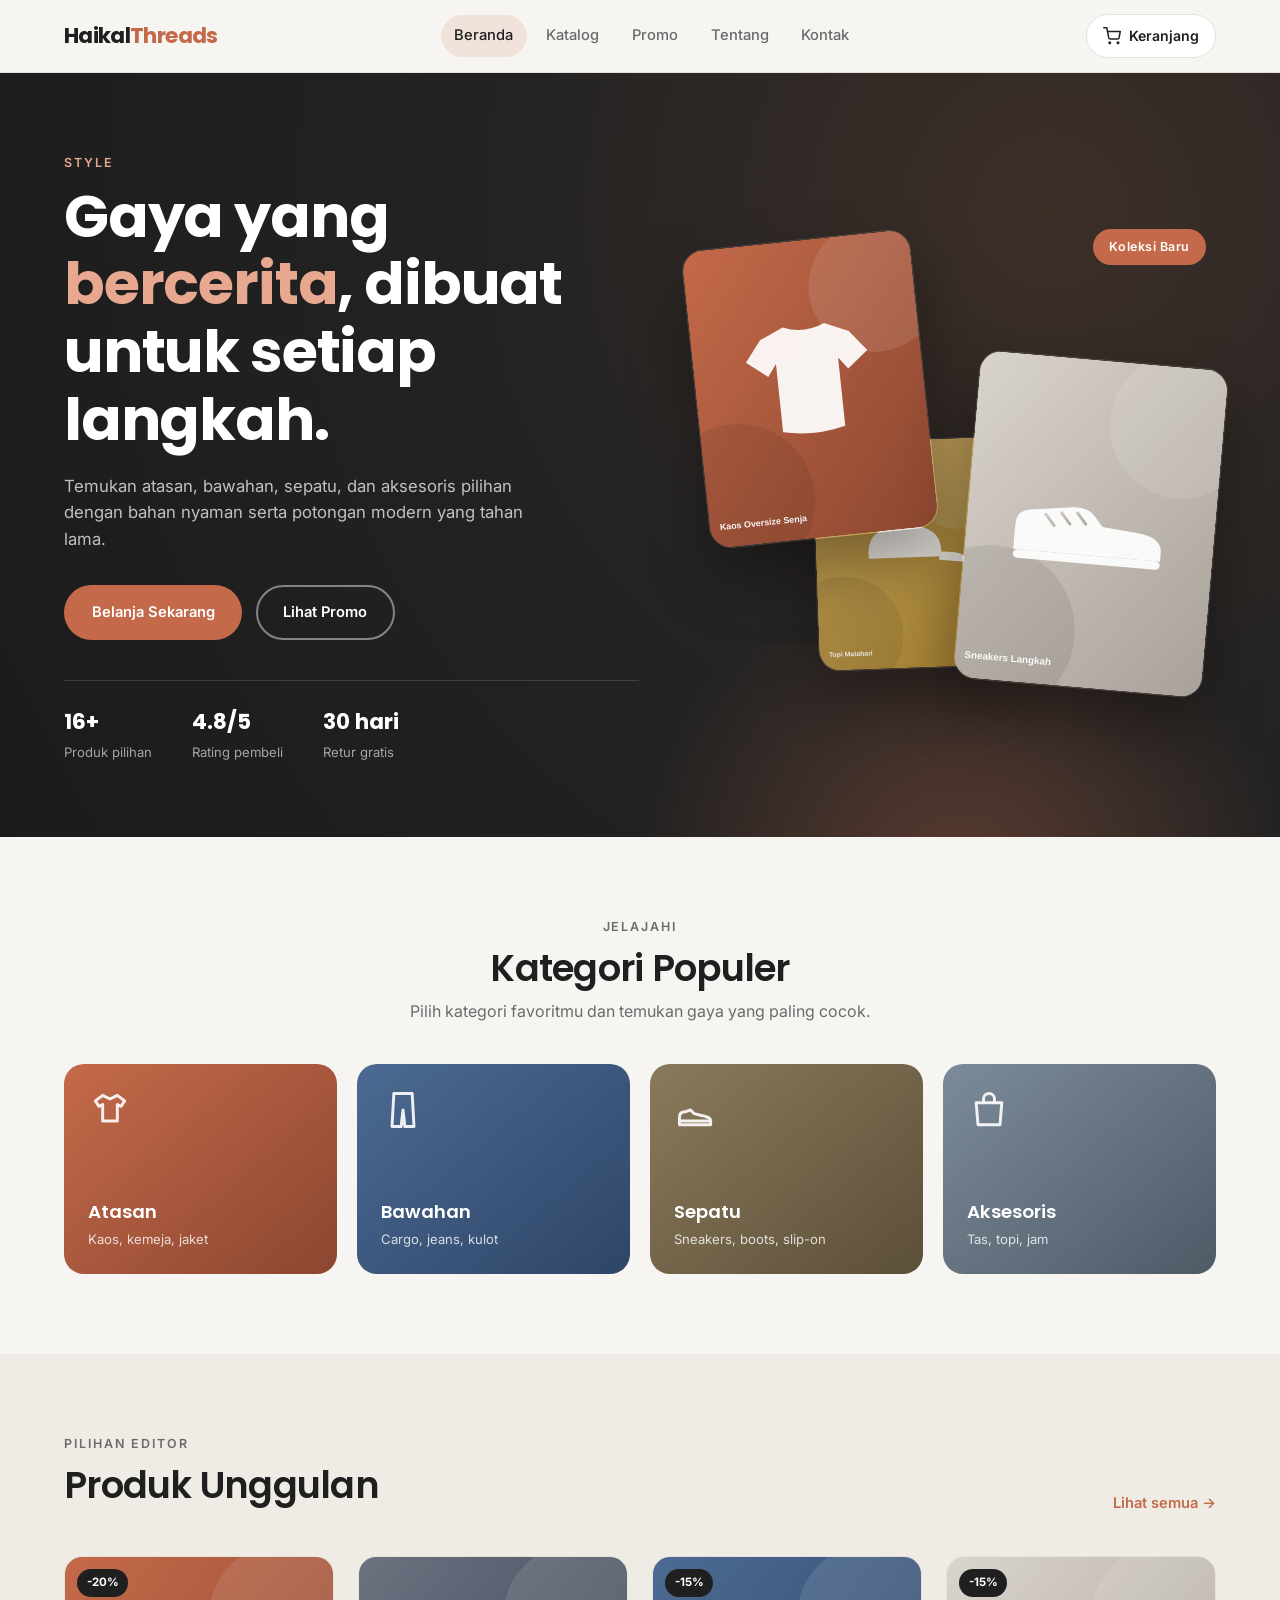
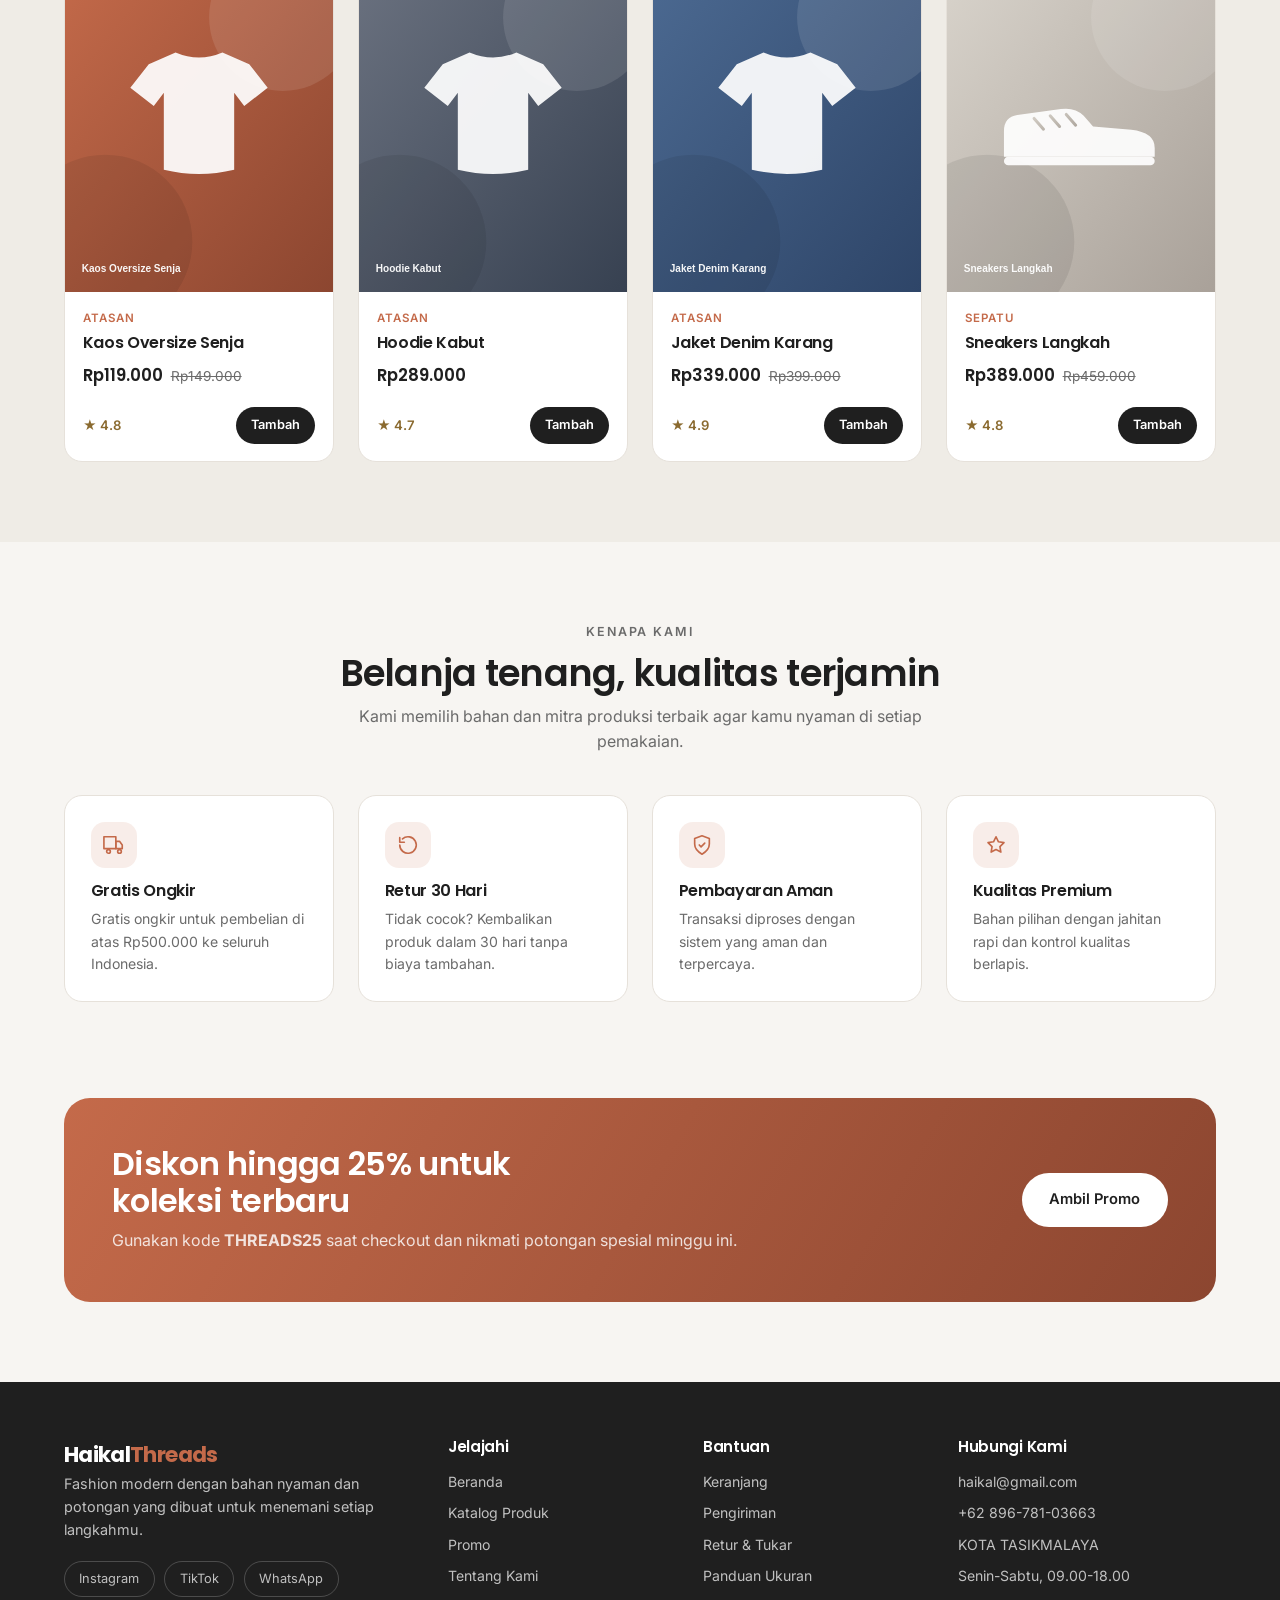
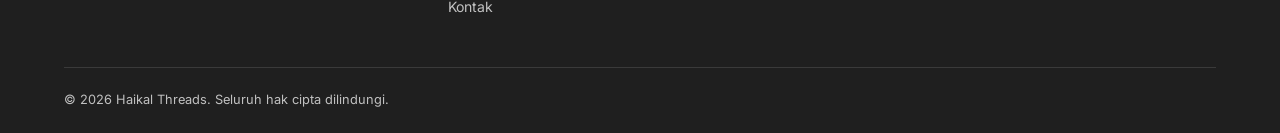
<file: index.html>
<!DOCTYPE html>
<html lang="id">
<head>
  <meta charset="UTF-8">
  <meta name="viewport" content="width=device-width, initial-scale=1.0">
  <title>Haikal Threads - Fashion Modern untuk Setiap Langkah</title>
  <meta name="description" content="Haikal Threads menyediakan atasan, bawahan, sepatu, dan aksesoris fashion modern dengan bahan nyaman dan potongan kekinian.">
  <link rel="icon" href="assets/img/favicon.svg" type="image/svg+xml">
  <link rel="preconnect" href="https://fonts.googleapis.com">
  <link rel="preconnect" href="https://fonts.gstatic.com" crossorigin>
  <link href="https://fonts.googleapis.com/css2?family=Inter:wght@400;500;600&family=Poppins:wght@500;600;700&display=swap" rel="stylesheet">
  <link rel="stylesheet" href="css/style.css">
  <link rel="stylesheet" href="css/responsive.css">
</head>
<body>
  <header id="haikal_header" class="haikal_header">
    <div class="haikal_container haikal_header_dalam">
      <a class="haikal_logo" href="index.html">Haikal<span>Threads</span></a>
      <nav id="haikal_nav" class="haikal_nav" aria-label="Navigasi utama">
        <ul class="haikal_menu">
          <li><a class="haikal_menu_tautan" href="index.html">Beranda</a></li>
          <li><a class="haikal_menu_tautan" href="produk.html">Katalog</a></li>
          <li><a class="haikal_menu_tautan" href="promo.html">Promo</a></li>
          <li><a class="haikal_menu_tautan" href="tentang.html">Tentang</a></li>
          <li><a class="haikal_menu_tautan" href="kontak.html">Kontak</a></li>
        </ul>
      </nav>
      <div class="haikal_header_aksi">
        <a class="haikal_keranjang_tautan" href="keranjang.html" aria-label="Buka keranjang">
          <svg width="18" height="18" viewBox="0 0 24 24" fill="none" stroke="currentColor" stroke-width="2" stroke-linecap="round" stroke-linejoin="round" aria-hidden="true"><circle cx="9" cy="21" r="1"></circle><circle cx="20" cy="21" r="1"></circle><path d="M1 1h4l2.68 13.39a2 2 0 0 0 2 1.61h9.72a2 2 0 0 0 2-1.61L23 6H6"></path></svg>
          <span class="haikal_keranjang_teks">Keranjang</span>
          <span id="haikal_badge_keranjang" class="haikal_badge">0</span>
        </a>
        <button id="haikal_tombol_menu" class="haikal_tombol_menu" type="button" aria-label="Buka menu" aria-expanded="false" aria-controls="haikal_nav">
          <span></span><span></span><span></span>
        </button>
      </div>
    </div>
  </header>

  <main>
    <section class="haikal_hero">
      <div class="haikal_container haikal_hero_grid">
        <div class="haikal_hero_teks">
          <p class="haikal_eyebrow haikal_eyebrow_terang">STYLE</p>
          <h1 class="haikal_hero_judul">Gaya yang <em>bercerita</em>, dibuat untuk setiap langkah.</h1>
          <p class="haikal_hero_desk">Temukan atasan, bawahan, sepatu, dan aksesoris pilihan dengan bahan nyaman serta potongan modern yang tahan lama.</p>
          <div class="haikal_hero_aksi">
            <a href="produk.html" class="haikal_tombol haikal_tombol_utama">Belanja Sekarang</a>
            <a href="promo.html" class="haikal_tombol haikal_tombol_terang_garis">Lihat Promo</a>
          </div>
          <div class="haikal_hero_stat">
            <div><strong>16+</strong><span>Produk pilihan</span></div>
            <div><strong>4.8/5</strong><span>Rating pembeli</span></div>
            <div><strong>30 hari</strong><span>Retur gratis</span></div>
          </div>
        </div>
        <div class="haikal_hero_visual">
          <div class="haikal_hero_kartu haikal_hero_kartu_a"><img alt="Produk unggulan"></div>
          <div class="haikal_hero_kartu haikal_hero_kartu_b"><img alt="Produk unggulan"></div>
          <div class="haikal_hero_kartu haikal_hero_kartu_c"><img alt="Produk unggulan"></div>
          <div class="haikal_hero_label">Koleksi Baru</div>
        </div>
      </div>
    </section>

    <section class="haikal_bagian">
      <div class="haikal_container">
        <div class="haikal_judul_bagian">
          <p class="haikal_eyebrow">Jelajahi</p>
          <h2>Kategori Populer</h2>
          <p>Pilih kategori favoritmu dan temukan gaya yang paling cocok.</p>
        </div>
        <div class="haikal_kategori_grid">
          <a href="produk.html?kategori=Atasan" class="haikal_kategori_kartu haikal_kategori_1">
            <svg viewBox="0 0 24 24" fill="none" stroke="currentColor" stroke-width="1.6" stroke-linecap="round" stroke-linejoin="round" aria-hidden="true"><path d="M8 4l4 2 4-2 4 3-2 3-2-1v9H8v-9l-2 1-2-3 4-3z"></path></svg>
            <span>Atasan</span>
            <small>Kaos, kemeja, jaket</small>
          </a>
          <a href="produk.html?kategori=Bawahan" class="haikal_kategori_kartu haikal_kategori_2">
            <svg viewBox="0 0 24 24" fill="none" stroke="currentColor" stroke-width="1.6" stroke-linecap="round" stroke-linejoin="round" aria-hidden="true"><path d="M7 3h10l1 18h-5l-1-9-1 9H6L7 3z"></path></svg>
            <span>Bawahan</span>
            <small>Cargo, jeans, kulot</small>
          </a>
          <a href="produk.html?kategori=Sepatu" class="haikal_kategori_kartu haikal_kategori_3">
            <svg viewBox="0 0 24 24" fill="none" stroke="currentColor" stroke-width="1.6" stroke-linecap="round" stroke-linejoin="round" aria-hidden="true"><path d="M3 16c0-2 1-3 3-3l3-1 2 2 4 1c3 .5 5 1 5 3v2H3v-4z"></path><path d="M3 18h17"></path></svg>
            <span>Sepatu</span>
            <small>Sneakers, boots, slip-on</small>
          </a>
          <a href="produk.html?kategori=Aksesoris" class="haikal_kategori_kartu haikal_kategori_4">
            <svg viewBox="0 0 24 24" fill="none" stroke="currentColor" stroke-width="1.6" stroke-linecap="round" stroke-linejoin="round" aria-hidden="true"><path d="M5 8h14l-1 12H6L5 8z"></path><path d="M9 8V6a3 3 0 0 1 6 0v2"></path></svg>
            <span>Aksesoris</span>
            <small>Tas, topi, jam</small>
          </a>
        </div>
      </div>
    </section>

    <section class="haikal_bagian haikal_bagian_krem">
      <div class="haikal_container">
        <div class="haikal_judul_bagian haikal_judul_baris">
          <div>
            <p class="haikal_eyebrow">Pilihan editor</p>
            <h2>Produk Unggulan</h2>
          </div>
          <a href="produk.html" class="haikal_tautan_panah">Lihat semua &rarr;</a>
        </div>
        <div class="haikal_grid_produk" id="haikal_unggulan"></div>
      </div>
    </section>

    <section class="haikal_bagian">
      <div class="haikal_container">
        <div class="haikal_judul_bagian">
          <p class="haikal_eyebrow">Kenapa kami</p>
          <h2>Belanja tenang, kualitas terjamin</h2>
          <p>Kami memilih bahan dan mitra produksi terbaik agar kamu nyaman di setiap pemakaian.</p>
        </div>
        <div class="haikal_manfaat_grid">
          <div class="haikal_manfaat">
            <span class="haikal_manfaat_ikon"><svg width="22" height="22" viewBox="0 0 24 24" fill="none" stroke="currentColor" stroke-width="1.8" stroke-linecap="round" stroke-linejoin="round" aria-hidden="true"><path d="M1 3h13v13H1z"></path><path d="M14 8h4l3 4v4h-7z"></path><circle cx="6" cy="19" r="2"></circle><circle cx="18" cy="19" r="2"></circle></svg></span>
            <h3>Gratis Ongkir</h3>
            <p>Gratis ongkir untuk pembelian di atas Rp500.000 ke seluruh Indonesia.</p>
          </div>
          <div class="haikal_manfaat">
            <span class="haikal_manfaat_ikon"><svg width="22" height="22" viewBox="0 0 24 24" fill="none" stroke="currentColor" stroke-width="1.8" stroke-linecap="round" stroke-linejoin="round" aria-hidden="true"><path d="M3 12a9 9 0 1 0 3-6.7"></path><path d="M3 4v5h5"></path></svg></span>
            <h3>Retur 30 Hari</h3>
            <p>Tidak cocok? Kembalikan produk dalam 30 hari tanpa biaya tambahan.</p>
          </div>
          <div class="haikal_manfaat">
            <span class="haikal_manfaat_ikon"><svg width="22" height="22" viewBox="0 0 24 24" fill="none" stroke="currentColor" stroke-width="1.8" stroke-linecap="round" stroke-linejoin="round" aria-hidden="true"><path d="M12 2l8 3v6c0 5-3.5 8.5-8 11-4.5-2.5-8-6-8-11V5l8-3z"></path><path d="M9 12l2 2 4-4"></path></svg></span>
            <h3>Pembayaran Aman</h3>
            <p>Transaksi diproses dengan sistem yang aman dan terpercaya.</p>
          </div>
          <div class="haikal_manfaat">
            <span class="haikal_manfaat_ikon"><svg width="22" height="22" viewBox="0 0 24 24" fill="none" stroke="currentColor" stroke-width="1.8" stroke-linecap="round" stroke-linejoin="round" aria-hidden="true"><path d="M12 3l2.7 5.5 6 .9-4.4 4.3 1 6-5.3-2.8-5.3 2.8 1-6L3.3 9.4l6-.9L12 3z"></path></svg></span>
            <h3>Kualitas Premium</h3>
            <p>Bahan pilihan dengan jahitan rapi dan kontrol kualitas berlapis.</p>
          </div>
        </div>
      </div>
    </section>

    <section class="haikal_cta">
      <div class="haikal_container">
        <div class="haikal_cta_dalam">
          <div>
            <h2>Diskon hingga 25% untuk koleksi terbaru</h2>
            <p>Gunakan kode <strong>THREADS25</strong> saat checkout dan nikmati potongan spesial minggu ini.</p>
          </div>
          <a href="promo.html" class="haikal_tombol haikal_tombol_terang">Ambil Promo</a>
        </div>
      </div>
    </section>
  </main>

  <footer id="haikal_footer" class="haikal_footer">
    <div class="haikal_container">
      <div class="haikal_footer_grid">
        <div class="haikal_footer_brand">
          <a class="haikal_logo" href="index.html">Haikal<span>Threads</span></a>
          <p>Fashion modern dengan bahan nyaman dan potongan yang dibuat untuk menemani setiap langkahmu.</p>
          <div class="haikal_sosial">
            <a href="kontak.html">Instagram</a>
            <a href="kontak.html">TikTok</a>
            <a href="kontak.html">WhatsApp</a>
          </div>
        </div>
        <div>
          <h3 class="haikal_footer_judul">Jelajahi</h3>
          <div class="haikal_footer_tautan">
            <a href="index.html">Beranda</a>
            <a href="produk.html">Katalog Produk</a>
            <a href="promo.html">Promo</a>
            <a href="tentang.html">Tentang Kami</a>
            <a href="kontak.html">Kontak</a>
          </div>
        </div>
        <div>
          <h3 class="haikal_footer_judul">Bantuan</h3>
          <div class="haikal_footer_tautan">
            <a href="keranjang.html">Keranjang</a>
            <a href="kontak.html#haikal_pengiriman">Pengiriman</a>
            <a href="kontak.html#haikal_retur">Retur &amp; Tukar</a>
            <a href="kontak.html#haikal_ukuran">Panduan Ukuran</a>
          </div>
        </div>
        <div>
          <h3 class="haikal_footer_judul">Hubungi Kami</h3>
          <div class="haikal_footer_tautan">
            <a href="mailto:haikal@gmail.com">haikal@gmail.com</a>
            <a href="tel:+6289678103663">+62 896-781-03663</a>
            <span>KOTA TASIKMALAYA</span>
            <span>Senin-Sabtu, 09.00-18.00</span>
          </div>
        </div>
      </div>
      <div class="haikal_footer_bawah">
        <span>&copy; 2026 Haikal Threads. Seluruh hak cipta dilindungi.</span>
      </div>
    </div>
  </footer>

  <div id="haikal_toast" class="haikal_toast" role="status" aria-live="polite"></div>

  <script src="js/data-produk.js"></script>
  <script src="js/app.js"></script>
  <script src="js/home.js"></script>
</body>
</html>
</file>
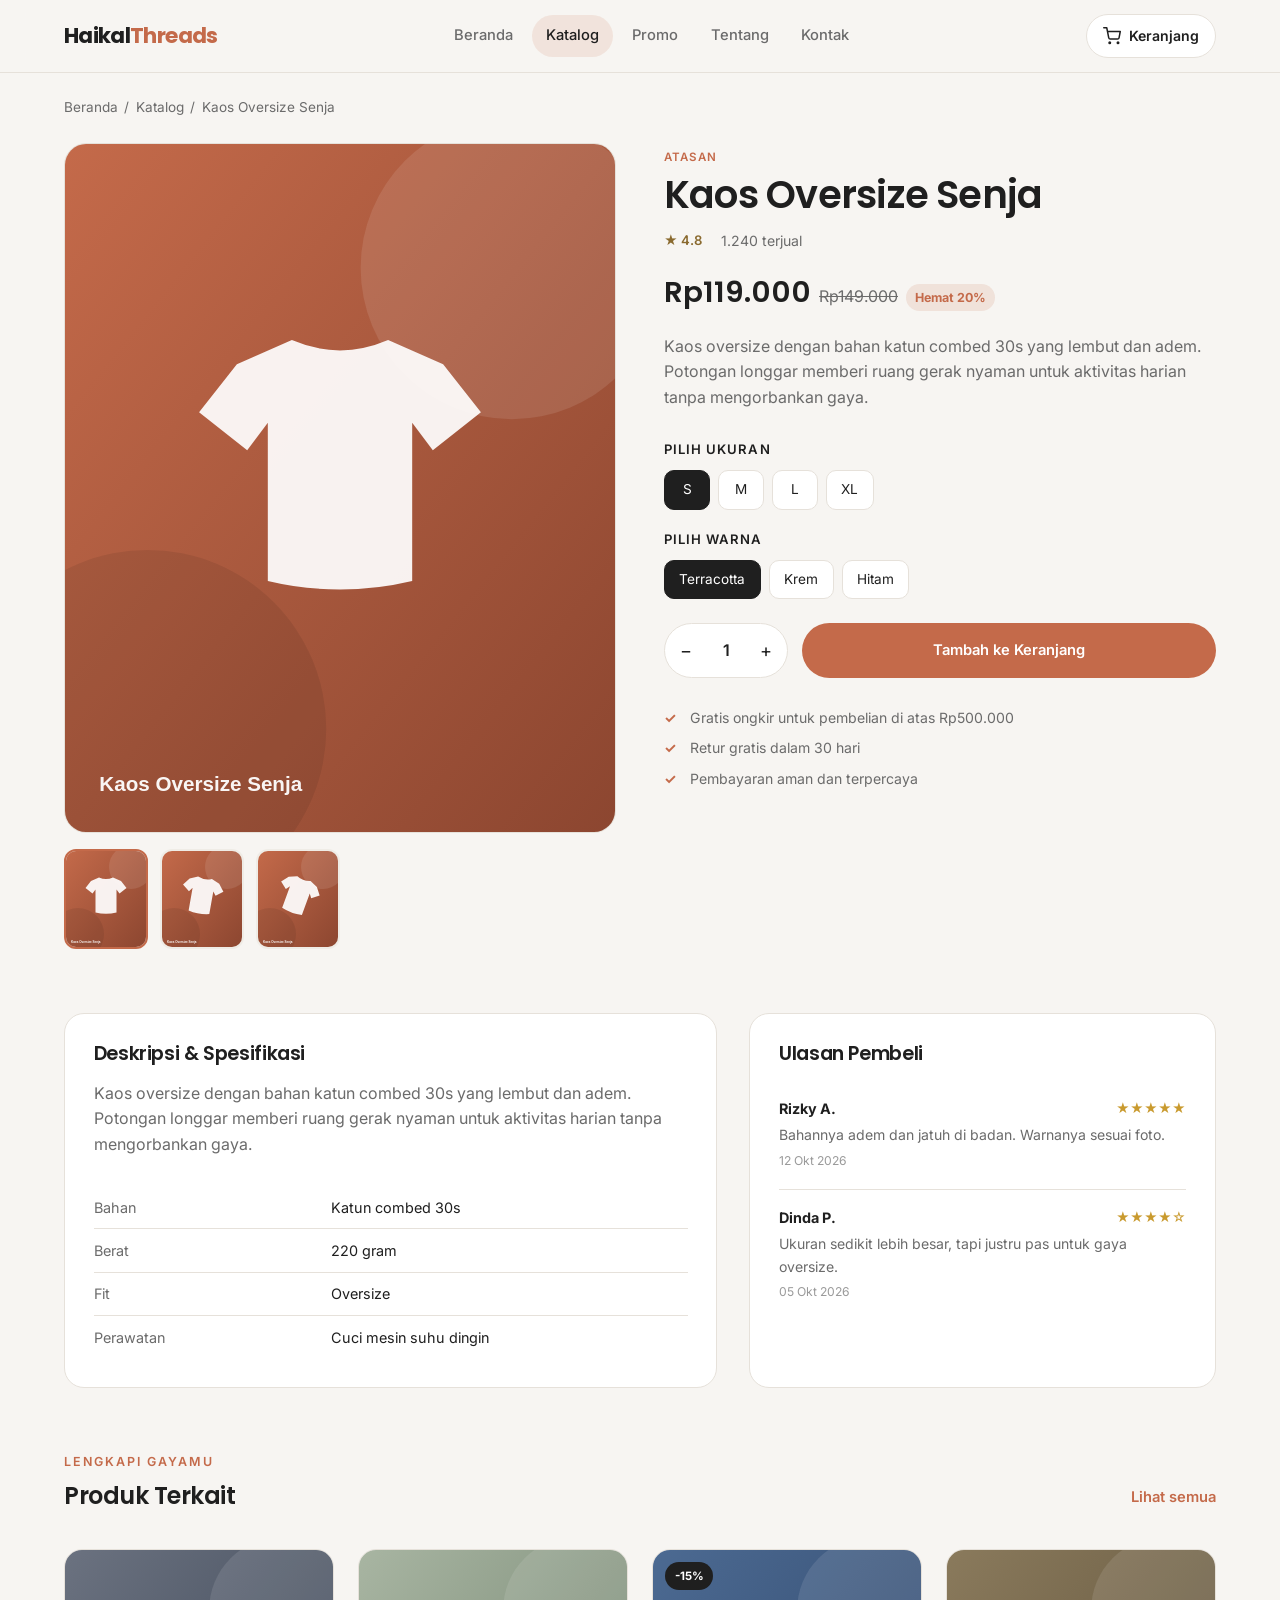
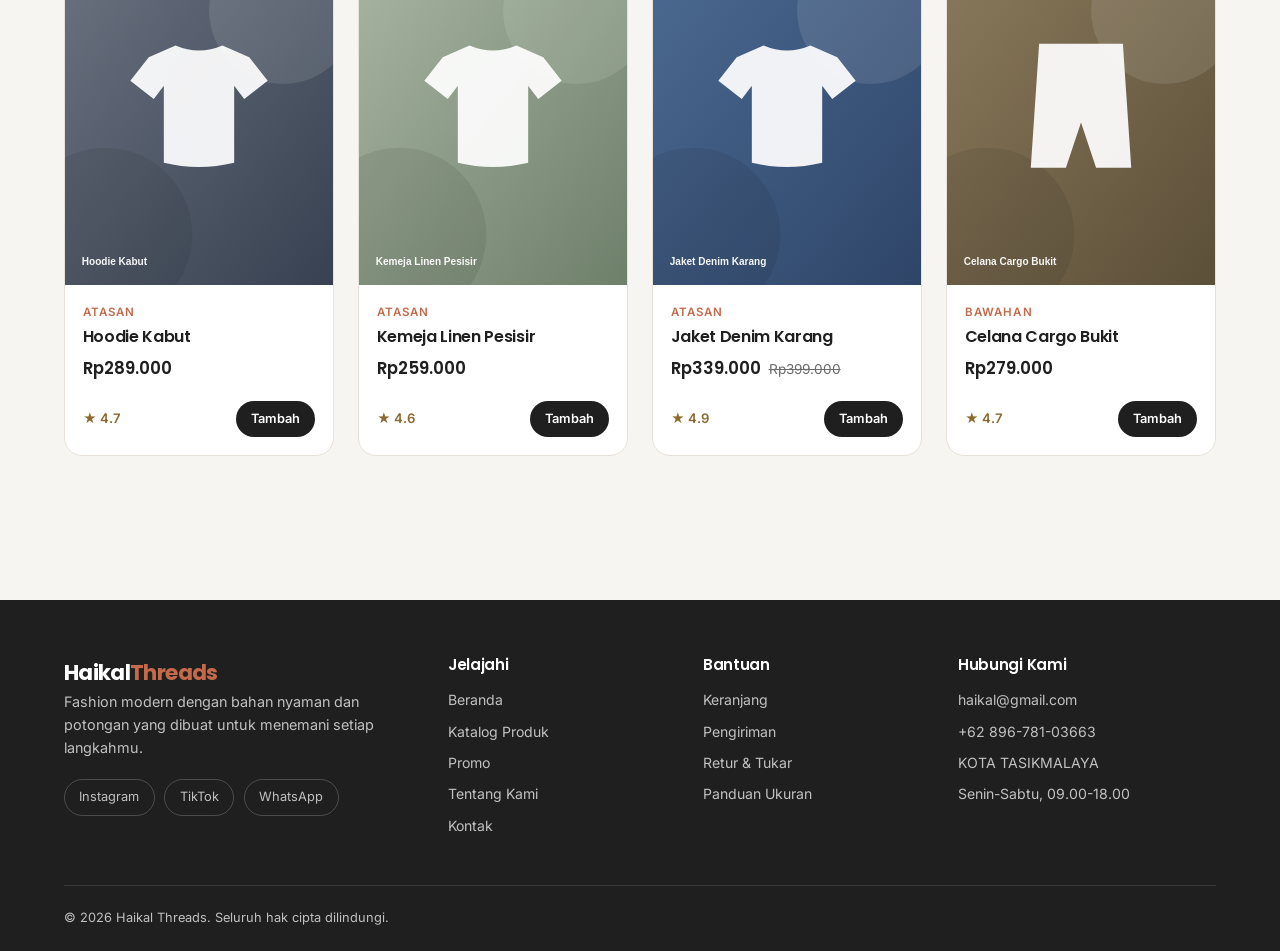
<file: detail-produk.html>
<!DOCTYPE html>
<html lang="id">
<head>
  <meta charset="UTF-8">
  <meta name="viewport" content="width=device-width, initial-scale=1.0">
  <title>Detail Produk - Haikal Threads</title>
  <meta name="description" content="Lihat detail produk Haikal Threads: galeri, deskripsi, spesifikasi, pilihan ukuran dan warna, serta ulasan pembeli.">
  <link rel="icon" href="assets/img/favicon.svg" type="image/svg+xml">
  <link rel="preconnect" href="https://fonts.googleapis.com">
  <link rel="preconnect" href="https://fonts.gstatic.com" crossorigin>
  <link href="https://fonts.googleapis.com/css2?family=Inter:wght@400;500;600&family=Poppins:wght@500;600;700&display=swap" rel="stylesheet">
  <link rel="stylesheet" href="css/style.css">
  <link rel="stylesheet" href="css/responsive.css">
</head>
<body>
  <header id="haikal_header" class="haikal_header">
    <div class="haikal_container haikal_header_dalam">
      <a class="haikal_logo" href="index.html">Haikal<span>Threads</span></a>
      <nav id="haikal_nav" class="haikal_nav" aria-label="Navigasi utama">
        <ul class="haikal_menu">
          <li><a class="haikal_menu_tautan" href="index.html">Beranda</a></li>
          <li><a class="haikal_menu_tautan" href="produk.html">Katalog</a></li>
          <li><a class="haikal_menu_tautan" href="promo.html">Promo</a></li>
          <li><a class="haikal_menu_tautan" href="tentang.html">Tentang</a></li>
          <li><a class="haikal_menu_tautan" href="kontak.html">Kontak</a></li>
        </ul>
      </nav>
      <div class="haikal_header_aksi">
        <a class="haikal_keranjang_tautan" href="keranjang.html" aria-label="Buka keranjang">
          <svg width="18" height="18" viewBox="0 0 24 24" fill="none" stroke="currentColor" stroke-width="2" stroke-linecap="round" stroke-linejoin="round" aria-hidden="true"><circle cx="9" cy="21" r="1"></circle><circle cx="20" cy="21" r="1"></circle><path d="M1 1h4l2.68 13.39a2 2 0 0 0 2 1.61h9.72a2 2 0 0 0 2-1.61L23 6H6"></path></svg>
          <span class="haikal_keranjang_teks">Keranjang</span>
          <span id="haikal_badge_keranjang" class="haikal_badge">0</span>
        </a>
        <button id="haikal_tombol_menu" class="haikal_tombol_menu" type="button" aria-label="Buka menu" aria-expanded="false" aria-controls="haikal_nav">
          <span></span><span></span><span></span>
        </button>
      </div>
    </div>
  </header>

  <main>
    <div class="haikal_container">
      <nav class="haikal_breadcrumb" aria-label="Breadcrumb">
        <a href="index.html">Beranda</a>
        <span>/</span>
        <a href="produk.html">Katalog</a>
        <span>/</span>
        <span id="haikal_breadcrumb_nama">Detail Produk</span>
      </nav>
    </div>

    <section class="haikal_detail">
      <div class="haikal_container">
        <div id="haikal_detail_isi"></div>
      </div>
    </section>
  </main>

  <footer id="haikal_footer" class="haikal_footer">
    <div class="haikal_container">
      <div class="haikal_footer_grid">
        <div class="haikal_footer_brand">
          <a class="haikal_logo" href="index.html">Haikal<span>Threads</span></a>
          <p>Fashion modern dengan bahan nyaman dan potongan yang dibuat untuk menemani setiap langkahmu.</p>
          <div class="haikal_sosial">
            <a href="kontak.html">Instagram</a>
            <a href="kontak.html">TikTok</a>
            <a href="kontak.html">WhatsApp</a>
          </div>
        </div>
        <div>
          <h3 class="haikal_footer_judul">Jelajahi</h3>
          <div class="haikal_footer_tautan">
            <a href="index.html">Beranda</a>
            <a href="produk.html">Katalog Produk</a>
            <a href="promo.html">Promo</a>
            <a href="tentang.html">Tentang Kami</a>
            <a href="kontak.html">Kontak</a>
          </div>
        </div>
        <div>
          <h3 class="haikal_footer_judul">Bantuan</h3>
          <div class="haikal_footer_tautan">
            <a href="keranjang.html">Keranjang</a>
            <a href="kontak.html#haikal_pengiriman">Pengiriman</a>
            <a href="kontak.html#haikal_retur">Retur &amp; Tukar</a>
            <a href="kontak.html#haikal_ukuran">Panduan Ukuran</a>
          </div>
        </div>
        <div>
          <h3 class="haikal_footer_judul">Hubungi Kami</h3>
          <div class="haikal_footer_tautan">
            <a href="mailto:haikal@gmail.com">haikal@gmail.com</a>
            <a href="tel:+6289678103663">+62 896-781-03663</a>
            <span>KOTA TASIKMALAYA</span>
            <span>Senin-Sabtu, 09.00-18.00</span>
          </div>
        </div>
      </div>
      <div class="haikal_footer_bawah">
        <span>&copy; 2026 Haikal Threads. Seluruh hak cipta dilindungi.</span>
      </div>
    </div>
  </footer>

  <div id="haikal_toast" class="haikal_toast" role="status" aria-live="polite"></div>

  <script src="js/data-produk.js"></script>
  <script src="js/app.js"></script>
  <script src="js/detail.js"></script>
</body>
</html>
</file>
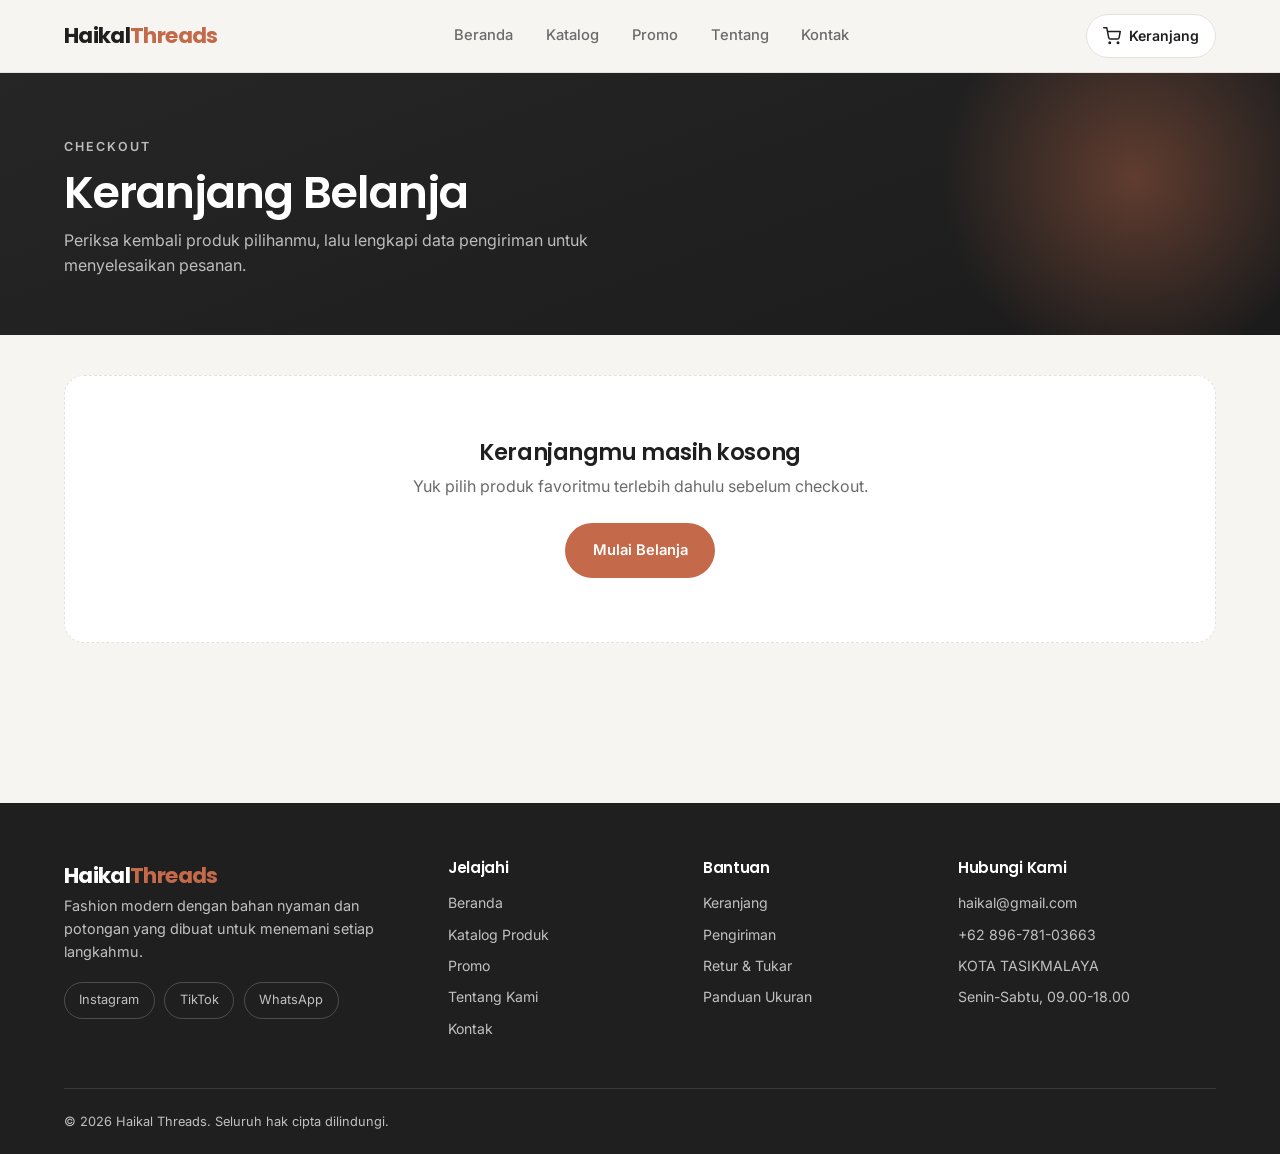
<file: keranjang.html>
<!DOCTYPE html>
<html lang="id">
<head>
  <meta charset="UTF-8">
  <meta name="viewport" content="width=device-width, initial-scale=1.0">
  <title>Keranjang & Checkout - Haikal Threads</title>
  <meta name="description" content="Kelola produk di keranjang Haikal Threads, lihat total harga otomatis, dan selesaikan pesanan melalui formulir checkout.">
  <link rel="icon" href="assets/img/favicon.svg" type="image/svg+xml">
  <link rel="preconnect" href="https://fonts.googleapis.com">
  <link rel="preconnect" href="https://fonts.gstatic.com" crossorigin>
  <link href="https://fonts.googleapis.com/css2?family=Inter:wght@400;500;600&family=Poppins:wght@500;600;700&display=swap" rel="stylesheet">
  <link rel="stylesheet" href="css/style.css">
  <link rel="stylesheet" href="css/responsive.css">
</head>
<body>
  <header id="haikal_header" class="haikal_header">
    <div class="haikal_container haikal_header_dalam">
      <a class="haikal_logo" href="index.html">Haikal<span>Threads</span></a>
      <nav id="haikal_nav" class="haikal_nav" aria-label="Navigasi utama">
        <ul class="haikal_menu">
          <li><a class="haikal_menu_tautan" href="index.html">Beranda</a></li>
          <li><a class="haikal_menu_tautan" href="produk.html">Katalog</a></li>
          <li><a class="haikal_menu_tautan" href="promo.html">Promo</a></li>
          <li><a class="haikal_menu_tautan" href="tentang.html">Tentang</a></li>
          <li><a class="haikal_menu_tautan" href="kontak.html">Kontak</a></li>
        </ul>
      </nav>
      <div class="haikal_header_aksi">
        <a class="haikal_keranjang_tautan" href="keranjang.html" aria-label="Buka keranjang">
          <svg width="18" height="18" viewBox="0 0 24 24" fill="none" stroke="currentColor" stroke-width="2" stroke-linecap="round" stroke-linejoin="round" aria-hidden="true"><circle cx="9" cy="21" r="1"></circle><circle cx="20" cy="21" r="1"></circle><path d="M1 1h4l2.68 13.39a2 2 0 0 0 2 1.61h9.72a2 2 0 0 0 2-1.61L23 6H6"></path></svg>
          <span class="haikal_keranjang_teks">Keranjang</span>
          <span id="haikal_badge_keranjang" class="haikal_badge">0</span>
        </a>
        <button id="haikal_tombol_menu" class="haikal_tombol_menu" type="button" aria-label="Buka menu" aria-expanded="false" aria-controls="haikal_nav">
          <span></span><span></span><span></span>
        </button>
      </div>
    </div>
  </header>

  <main>
    <section class="haikal_page_header">
      <div class="haikal_container">
        <p class="haikal_eyebrow haikal_eyebrow_terang">Checkout</p>
        <h1>Keranjang Belanja</h1>
        <p>Periksa kembali produk pilihanmu, lalu lengkapi data pengiriman untuk menyelesaikan pesanan.</p>
      </div>
    </section>

    <section class="haikal_keranjang">
      <div class="haikal_container">
        <div class="haikal_kosong" id="haikal_keranjang_kosong" hidden>
          <h2>Keranjangmu masih kosong</h2>
          <p>Yuk pilih produk favoritmu terlebih dahulu sebelum checkout.</p>
          <a href="produk.html" class="haikal_tombol haikal_tombol_utama">Mulai Belanja</a>
        </div>

        <div class="haikal_keranjang_grid" id="haikal_keranjang_isi">
          <div class="haikal_panel">
            <h2>Produk di Keranjang</h2>
            <div id="haikal_daftar_keranjang"></div>
          </div>

          <aside class="haikal_panel haikal_ringkasan">
            <h2>Ringkasan Pesanan</h2>
            <div class="haikal_ringkasan_baris">
              <span>Subtotal (<span id="haikal_jumlah_item">0</span> item)</span>
              <strong id="haikal_subtotal">Rp0</strong>
            </div>
            <div class="haikal_ringkasan_baris">
              <span>Ongkos Kirim</span>
              <strong id="haikal_ongkir">Rp0</strong>
            </div>
            <div class="haikal_ringkasan_baris haikal_ringkasan_total">
              <span>Total</span>
              <strong id="haikal_total">Rp0</strong>
            </div>

            <form id="haikal_form_checkout" class="haikal_form" novalidate>
              <div class="haikal_field">
                <label for="haikal_nama">Nama Lengkap</label>
                <input type="text" id="haikal_nama" name="nama" autocomplete="name" placeholder="Nama penerima">
                <small class="haikal_error"></small>
              </div>
              <div class="haikal_form_baris">
                <div class="haikal_field">
                  <label for="haikal_email">Email</label>
                  <input type="email" id="haikal_email" name="email" autocomplete="email" placeholder="nama@email.com">
                  <small class="haikal_error"></small>
                </div>
                <div class="haikal_field">
                  <label for="haikal_telp">No. Telepon</label>
                  <input type="tel" id="haikal_telp" name="telp" autocomplete="tel" placeholder="0812xxxxxxx">
                  <small class="haikal_error"></small>
                </div>
              </div>
              <div class="haikal_field">
                <label for="haikal_alamat">Alamat Lengkap</label>
                <textarea id="haikal_alamat" name="alamat" placeholder="Jalan, nomor rumah, RT/RW, kecamatan"></textarea>
                <small class="haikal_error"></small>
              </div>
              <div class="haikal_form_baris">
                <div class="haikal_field">
                  <label for="haikal_kota">Kota</label>
                  <input type="text" id="haikal_kota" name="kota" autocomplete="address-level2" placeholder="Jakarta Selatan">
                  <small class="haikal_error"></small>
                </div>
                <div class="haikal_field">
                  <label for="haikal_kodepos">Kode Pos</label>
                  <input type="text" id="haikal_kodepos" name="kodepos" inputmode="numeric" placeholder="12345">
                  <small class="haikal_error"></small>
                </div>
              </div>
              <div class="haikal_field">
                <span class="haikal_varian_label">Metode Pembayaran</span>
                <div class="haikal_metode">
                  <label><input type="radio" name="haikal_metode" value="Transfer Bank" checked> Transfer Bank</label>
                  <label><input type="radio" name="haikal_metode" value="E-Wallet"> E-Wallet</label>
                  <label><input type="radio" name="haikal_metode" value="COD"> Bayar di Tempat (COD)</label>
                </div>
              </div>
              <div class="haikal_field">
                <label for="haikal_catatan">Catatan (opsional)</label>
                <textarea id="haikal_catatan" name="catatan" placeholder="Catatan untuk kurir atau penjual"></textarea>
              </div>
              <button type="submit" class="haikal_tombol haikal_tombol_utama haikal_tombol_lebar">Buat Pesanan</button>
            </form>
          </aside>
        </div>

        <div class="haikal_sukses" id="haikal_checkout_sukses" hidden>
          <div class="haikal_sukses_ikon">&#10003;</div>
          <h2>Pesanan berhasil dibuat!</h2>
          <p>Nomor pesanan: <strong id="haikal_nomor_pesanan">-</strong></p>
          <p>Total pembayaran: <strong id="haikal_sukses_total">Rp0</strong></p>
          <p>Terima kasih telah berbelanja di Haikal Threads. Kami akan menghubungi kamu melalui email.</p>
          <a href="produk.html" class="haikal_tombol haikal_tombol_utama">Lanjut Belanja</a>
        </div>
      </div>
    </section>
  </main>

  <footer id="haikal_footer" class="haikal_footer">
    <div class="haikal_container">
      <div class="haikal_footer_grid">
        <div class="haikal_footer_brand">
          <a class="haikal_logo" href="index.html">Haikal<span>Threads</span></a>
          <p>Fashion modern dengan bahan nyaman dan potongan yang dibuat untuk menemani setiap langkahmu.</p>
          <div class="haikal_sosial">
            <a href="kontak.html">Instagram</a>
            <a href="kontak.html">TikTok</a>
            <a href="kontak.html">WhatsApp</a>
          </div>
        </div>
        <div>
          <h3 class="haikal_footer_judul">Jelajahi</h3>
          <div class="haikal_footer_tautan">
            <a href="index.html">Beranda</a>
            <a href="produk.html">Katalog Produk</a>
            <a href="promo.html">Promo</a>
            <a href="tentang.html">Tentang Kami</a>
            <a href="kontak.html">Kontak</a>
          </div>
        </div>
        <div>
          <h3 class="haikal_footer_judul">Bantuan</h3>
          <div class="haikal_footer_tautan">
            <a href="keranjang.html">Keranjang</a>
            <a href="kontak.html#haikal_pengiriman">Pengiriman</a>
            <a href="kontak.html#haikal_retur">Retur &amp; Tukar</a>
            <a href="kontak.html#haikal_ukuran">Panduan Ukuran</a>
          </div>
        </div>
        <div>
          <h3 class="haikal_footer_judul">Hubungi Kami</h3>
          <div class="haikal_footer_tautan">
            <a href="mailto:haikal@gmail.com">haikal@gmail.com</a>
            <a href="tel:+6289678103663">+62 896-781-03663</a>
            <span>KOTA TASIKMALAYA</span>
            <span>Senin-Sabtu, 09.00-18.00</span>
          </div>
        </div>
      </div>
      <div class="haikal_footer_bawah">
        <span>&copy; 2026 Haikal Threads. Seluruh hak cipta dilindungi.</span>
      </div>
    </div>
  </footer>

  <div id="haikal_toast" class="haikal_toast" role="status" aria-live="polite"></div>

  <script src="js/data-produk.js"></script>
  <script src="js/app.js"></script>
  <script src="js/keranjang.js"></script>
</body>
</html>
</file>
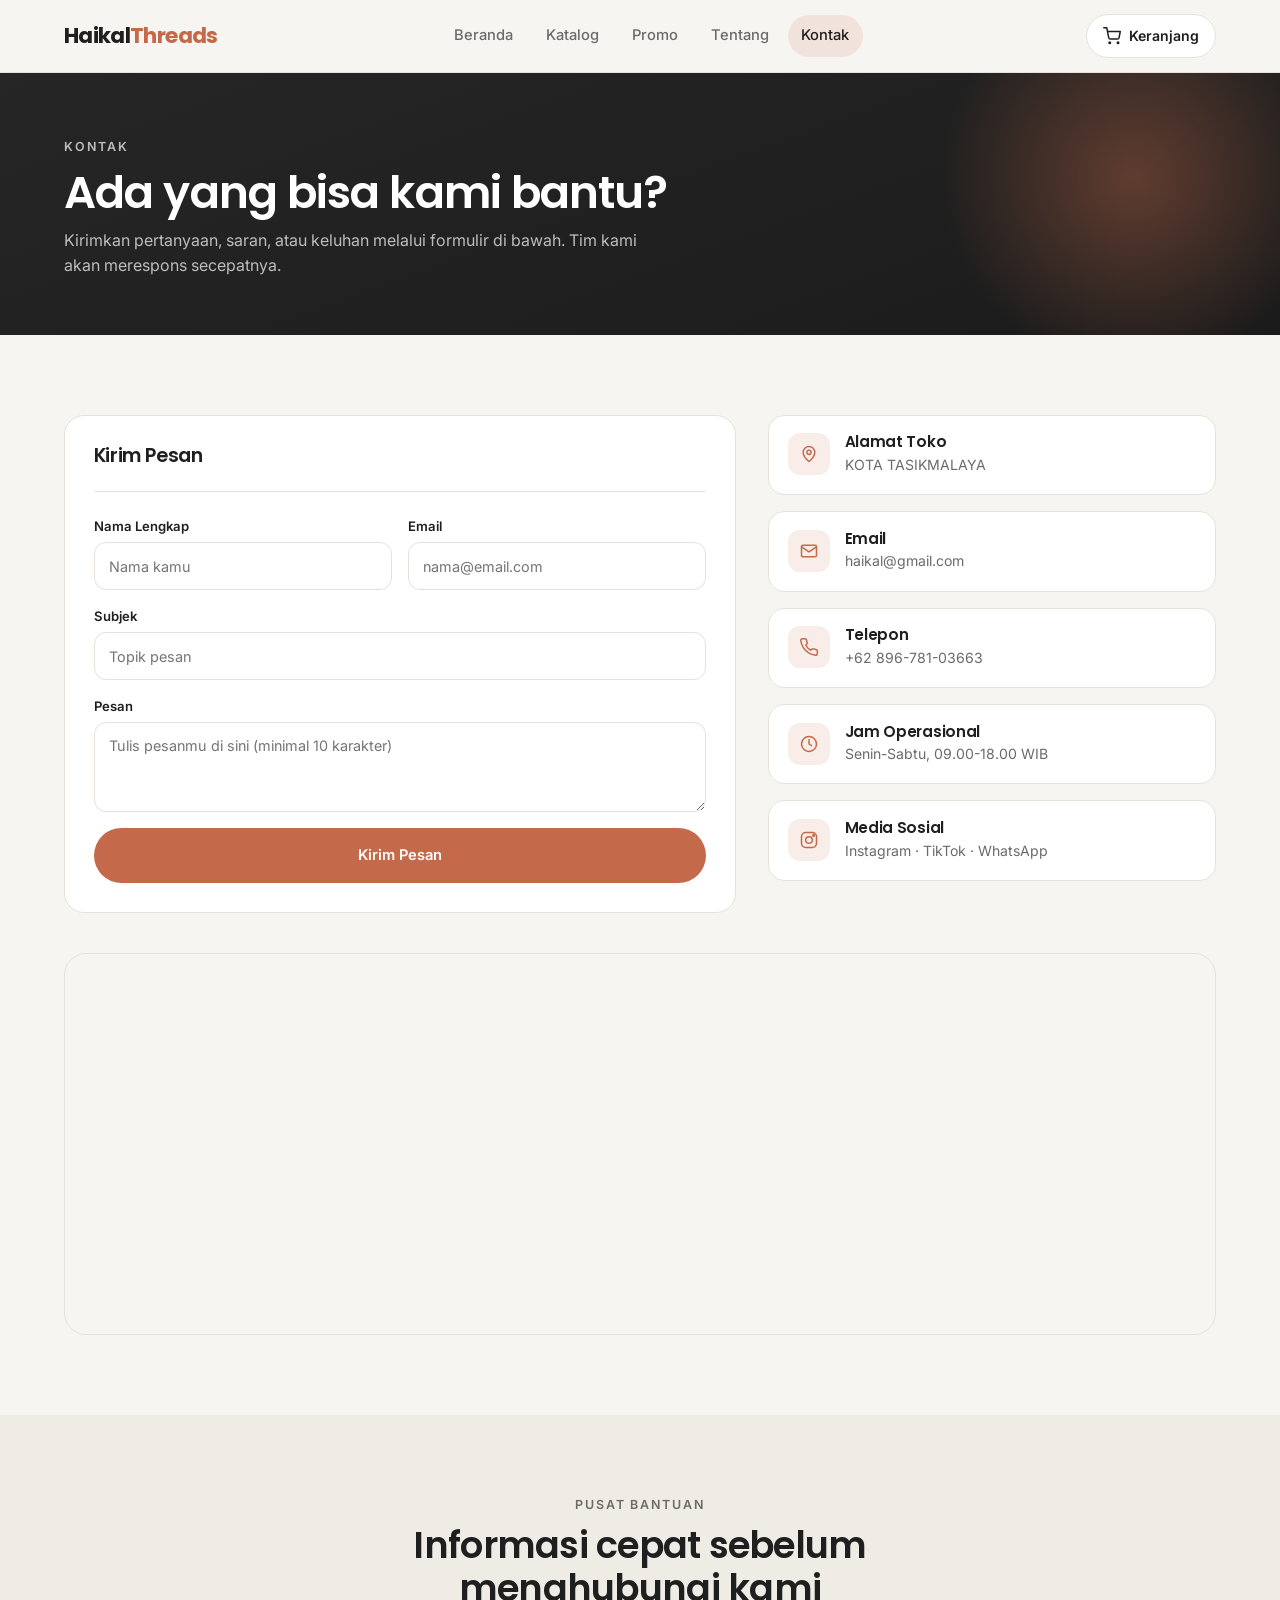
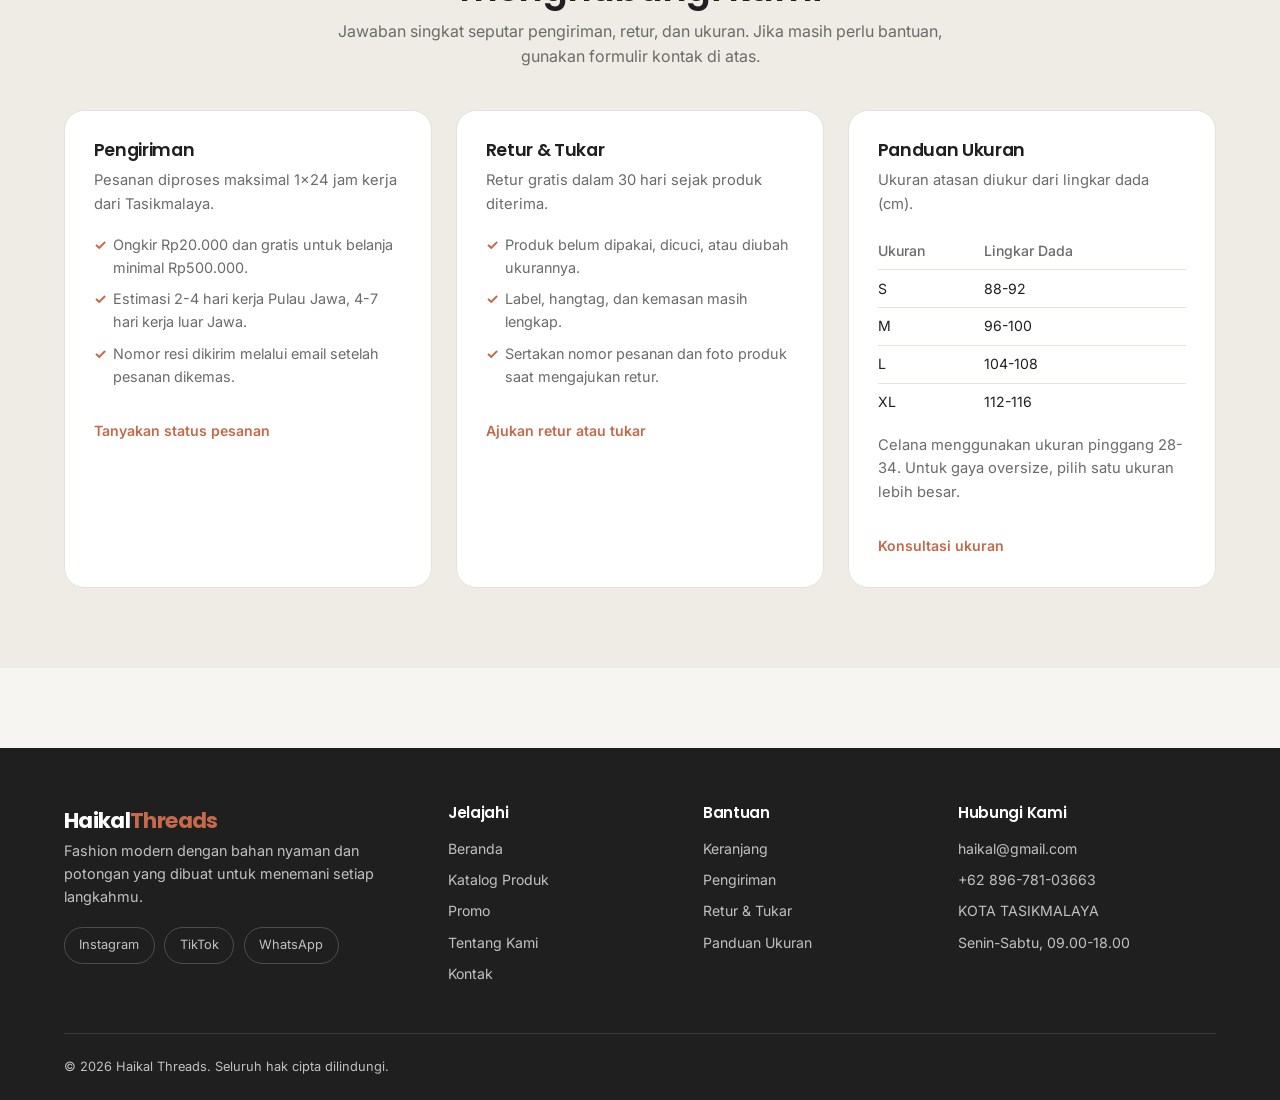
<file: kontak.html>
<!DOCTYPE html>
<html lang="id">
<head>
  <meta charset="UTF-8">
  <meta name="viewport" content="width=device-width, initial-scale=1.0">
  <title>Kontak - Haikal Threads</title>
  <meta name="description" content="Hubungi Haikal Threads melalui formulir pesan, email, atau telepon. Lihat juga alamat toko dan peta lokasi.">
  <link rel="icon" href="assets/img/favicon.svg" type="image/svg+xml">
  <link rel="preconnect" href="https://fonts.googleapis.com">
  <link rel="preconnect" href="https://fonts.gstatic.com" crossorigin>
  <link href="https://fonts.googleapis.com/css2?family=Inter:wght@400;500;600&family=Poppins:wght@500;600;700&display=swap" rel="stylesheet">
  <link rel="stylesheet" href="css/style.css">
  <link rel="stylesheet" href="css/responsive.css">
</head>
<body>
  <header id="haikal_header" class="haikal_header">
    <div class="haikal_container haikal_header_dalam">
      <a class="haikal_logo" href="index.html">Haikal<span>Threads</span></a>
      <nav id="haikal_nav" class="haikal_nav" aria-label="Navigasi utama">
        <ul class="haikal_menu">
          <li><a class="haikal_menu_tautan" href="index.html">Beranda</a></li>
          <li><a class="haikal_menu_tautan" href="produk.html">Katalog</a></li>
          <li><a class="haikal_menu_tautan" href="promo.html">Promo</a></li>
          <li><a class="haikal_menu_tautan" href="tentang.html">Tentang</a></li>
          <li><a class="haikal_menu_tautan" href="kontak.html">Kontak</a></li>
        </ul>
      </nav>
      <div class="haikal_header_aksi">
        <a class="haikal_keranjang_tautan" href="keranjang.html" aria-label="Buka keranjang">
          <svg width="18" height="18" viewBox="0 0 24 24" fill="none" stroke="currentColor" stroke-width="2" stroke-linecap="round" stroke-linejoin="round" aria-hidden="true"><circle cx="9" cy="21" r="1"></circle><circle cx="20" cy="21" r="1"></circle><path d="M1 1h4l2.68 13.39a2 2 0 0 0 2 1.61h9.72a2 2 0 0 0 2-1.61L23 6H6"></path></svg>
          <span class="haikal_keranjang_teks">Keranjang</span>
          <span id="haikal_badge_keranjang" class="haikal_badge">0</span>
        </a>
        <button id="haikal_tombol_menu" class="haikal_tombol_menu" type="button" aria-label="Buka menu" aria-expanded="false" aria-controls="haikal_nav">
          <span></span><span></span><span></span>
        </button>
      </div>
    </div>
  </header>

  <main>
    <section class="haikal_page_header">
      <div class="haikal_container">
        <p class="haikal_eyebrow haikal_eyebrow_terang">Kontak</p>
        <h1>Ada yang bisa kami bantu?</h1>
        <p>Kirimkan pertanyaan, saran, atau keluhan melalui formulir di bawah. Tim kami akan merespons secepatnya.</p>
      </div>
    </section>

    <section class="haikal_bagian">
      <div class="haikal_container">
        <div class="haikal_kontak_grid">
          <div class="haikal_panel">
            <h2>Kirim Pesan</h2>
            <form id="haikal_form_kontak" class="haikal_form" novalidate>
              <div class="haikal_form_baris">
                <div class="haikal_field">
                  <label for="haikal_kontak_nama">Nama Lengkap</label>
                  <input type="text" id="haikal_kontak_nama" name="nama" autocomplete="name" placeholder="Nama kamu">
                  <small class="haikal_error"></small>
                </div>
                <div class="haikal_field">
                  <label for="haikal_kontak_email">Email</label>
                  <input type="email" id="haikal_kontak_email" name="email" autocomplete="email" placeholder="nama@email.com">
                  <small class="haikal_error"></small>
                </div>
              </div>
              <div class="haikal_field">
                <label for="haikal_kontak_subjek">Subjek</label>
                <input type="text" id="haikal_kontak_subjek" name="subjek" placeholder="Topik pesan">
                <small class="haikal_error"></small>
              </div>
              <div class="haikal_field">
                <label for="haikal_kontak_pesan">Pesan</label>
                <textarea id="haikal_kontak_pesan" name="pesan" placeholder="Tulis pesanmu di sini (minimal 10 karakter)"></textarea>
                <small class="haikal_error"></small>
              </div>
              <button type="submit" class="haikal_tombol haikal_tombol_utama">Kirim Pesan</button>
            </form>
            <div class="haikal_sukses" id="haikal_kontak_sukses" hidden>
              <div class="haikal_sukses_ikon">&#10003;</div>
              <h2>Pesan berhasil dikirim</h2>
              <p>Terima kasih sudah menghubungi Haikal Threads. Kami akan membalas melalui email dalam 1x24 jam kerja.</p>
            </div>
          </div>

          <aside class="haikal_info_kontak">
            <div class="haikal_info_item">
              <span class="haikal_info_ikon"><svg width="20" height="20" viewBox="0 0 24 24" fill="none" stroke="currentColor" stroke-width="1.8" stroke-linecap="round" stroke-linejoin="round" aria-hidden="true"><path d="M12 21s-7-5.5-7-11a7 7 0 0 1 14 0c0 5.5-7 11-7 11z"></path><circle cx="12" cy="10" r="2.5"></circle></svg></span>
              <div>
                <h3>Alamat Toko</h3>
                <p>KOTA TASIKMALAYA</p>
              </div>
            </div>
            <div class="haikal_info_item">
              <span class="haikal_info_ikon"><svg width="20" height="20" viewBox="0 0 24 24" fill="none" stroke="currentColor" stroke-width="1.8" stroke-linecap="round" stroke-linejoin="round" aria-hidden="true"><rect x="3" y="5" width="18" height="14" rx="2"></rect><path d="M3 7l9 6 9-6"></path></svg></span>
              <div>
                <h3>Email</h3>
                <p><a href="mailto:haikal@gmail.com">haikal@gmail.com</a></p>
              </div>
            </div>
            <div class="haikal_info_item">
              <span class="haikal_info_ikon"><svg width="20" height="20" viewBox="0 0 24 24" fill="none" stroke="currentColor" stroke-width="1.8" stroke-linecap="round" stroke-linejoin="round" aria-hidden="true"><path d="M22 16.9v3a2 2 0 0 1-2.2 2 19.8 19.8 0 0 1-8.6-3.1 19.5 19.5 0 0 1-6-6A19.8 19.8 0 0 1 2.1 4.2 2 2 0 0 1 4.1 2h3a2 2 0 0 1 2 1.7c.1 1 .4 2 .7 2.9a2 2 0 0 1-.5 2.1L8.1 9.9a16 16 0 0 0 6 6l1.2-1.2a2 2 0 0 1 2.1-.5c.9.3 1.9.6 2.9.7a2 2 0 0 1 1.7 2z"></path></svg></span>
              <div>
                <h3>Telepon</h3>
                <p><a href="tel:+6289678103663">+62 896-781-03663</a></p>
              </div>
            </div>
            <div class="haikal_info_item">
              <span class="haikal_info_ikon"><svg width="20" height="20" viewBox="0 0 24 24" fill="none" stroke="currentColor" stroke-width="1.8" stroke-linecap="round" stroke-linejoin="round" aria-hidden="true"><circle cx="12" cy="12" r="9"></circle><path d="M12 7v5l3 2"></path></svg></span>
              <div>
                <h3>Jam Operasional</h3>
                <p>Senin-Sabtu, 09.00-18.00 WIB</p>
              </div>
            </div>
            <div class="haikal_info_item">
              <span class="haikal_info_ikon"><svg width="20" height="20" viewBox="0 0 24 24" fill="none" stroke="currentColor" stroke-width="1.8" stroke-linecap="round" stroke-linejoin="round" aria-hidden="true"><rect x="3" y="3" width="18" height="18" rx="5"></rect><circle cx="12" cy="12" r="4"></circle><circle cx="17.5" cy="6.5" r="1"></circle></svg></span>
              <div>
                <h3>Media Sosial</h3>
                <p><a href="https://instagram.com" rel="noopener">Instagram</a> &middot; <a href="https://tiktok.com" rel="noopener">TikTok</a> &middot; <a href="https://wa.me/6289678103663" rel="noopener">WhatsApp</a></p>
              </div>
            </div>
          </aside>
        </div>

        <div class="haikal_peta">
          <iframe src="https://maps.google.com/maps?q=Tasikmalaya&t=&z=14&ie=UTF8&iwloc=&output=embed" title="Peta lokasi Haikal Threads" loading="lazy" referrerpolicy="no-referrer-when-downgrade"></iframe>
        </div>
      </div>
    </section>

    <section id="haikal_bantuan" class="haikal_bagian haikal_bagian_krem" aria-labelledby="haikal_bantuan_judul">
      <div class="haikal_container">
        <div class="haikal_judul_bagian">
          <p class="haikal_eyebrow">Pusat Bantuan</p>
          <h2 id="haikal_bantuan_judul">Informasi cepat sebelum menghubungi kami</h2>
          <p>Jawaban singkat seputar pengiriman, retur, dan ukuran. Jika masih perlu bantuan, gunakan formulir kontak di atas.</p>
        </div>
        <div class="haikal_bantuan_grid">
          <article id="haikal_pengiriman" class="haikal_bantuan_kartu">
            <h3>Pengiriman</h3>
            <p>Pesanan diproses maksimal 1x24 jam kerja dari Tasikmalaya.</p>
            <ul class="haikal_bantuan_list">
              <li>Ongkir Rp20.000 dan gratis untuk belanja minimal Rp500.000.</li>
              <li>Estimasi 2-4 hari kerja Pulau Jawa, 4-7 hari kerja luar Jawa.</li>
              <li>Nomor resi dikirim melalui email setelah pesanan dikemas.</li>
            </ul>
            <a class="haikal_bantuan_cta" href="#haikal_form_kontak">Tanyakan status pesanan</a>
          </article>
          <article id="haikal_retur" class="haikal_bantuan_kartu">
            <h3>Retur &amp; Tukar</h3>
            <p>Retur gratis dalam 30 hari sejak produk diterima.</p>
            <ul class="haikal_bantuan_list">
              <li>Produk belum dipakai, dicuci, atau diubah ukurannya.</li>
              <li>Label, hangtag, dan kemasan masih lengkap.</li>
              <li>Sertakan nomor pesanan dan foto produk saat mengajukan retur.</li>
            </ul>
            <a class="haikal_bantuan_cta" href="#haikal_form_kontak">Ajukan retur atau tukar</a>
          </article>
          <article id="haikal_ukuran" class="haikal_bantuan_kartu">
            <h3>Panduan Ukuran</h3>
            <p>Ukuran atasan diukur dari lingkar dada (cm).</p>
            <table class="haikal_bantuan_tabel">
              <thead>
                <tr><th scope="col">Ukuran</th><th scope="col">Lingkar Dada</th></tr>
              </thead>
              <tbody>
                <tr><td>S</td><td>88-92</td></tr>
                <tr><td>M</td><td>96-100</td></tr>
                <tr><td>L</td><td>104-108</td></tr>
                <tr><td>XL</td><td>112-116</td></tr>
              </tbody>
            </table>
            <p class="haikal_bantuan_catatan">Celana menggunakan ukuran pinggang 28-34. Untuk gaya oversize, pilih satu ukuran lebih besar.</p>
            <a class="haikal_bantuan_cta" href="#haikal_form_kontak">Konsultasi ukuran</a>
          </article>
        </div>
      </div>
    </section>
  </main>

  <footer id="haikal_footer" class="haikal_footer">
    <div class="haikal_container">
      <div class="haikal_footer_grid">
        <div class="haikal_footer_brand">
          <a class="haikal_logo" href="index.html">Haikal<span>Threads</span></a>
          <p>Fashion modern dengan bahan nyaman dan potongan yang dibuat untuk menemani setiap langkahmu.</p>
          <div class="haikal_sosial">
            <a href="kontak.html">Instagram</a>
            <a href="kontak.html">TikTok</a>
            <a href="kontak.html">WhatsApp</a>
          </div>
        </div>
        <div>
          <h3 class="haikal_footer_judul">Jelajahi</h3>
          <div class="haikal_footer_tautan">
            <a href="index.html">Beranda</a>
            <a href="produk.html">Katalog Produk</a>
            <a href="promo.html">Promo</a>
            <a href="tentang.html">Tentang Kami</a>
            <a href="kontak.html">Kontak</a>
          </div>
        </div>
        <div>
          <h3 class="haikal_footer_judul">Bantuan</h3>
          <div class="haikal_footer_tautan">
            <a href="keranjang.html">Keranjang</a>
            <a href="kontak.html#haikal_pengiriman">Pengiriman</a>
            <a href="kontak.html#haikal_retur">Retur &amp; Tukar</a>
            <a href="kontak.html#haikal_ukuran">Panduan Ukuran</a>
          </div>
        </div>
        <div>
          <h3 class="haikal_footer_judul">Hubungi Kami</h3>
          <div class="haikal_footer_tautan">
            <a href="mailto:haikal@gmail.com">haikal@gmail.com</a>
            <a href="tel:+6289678103663">+62 896-781-03663</a>
            <span>KOTA TASIKMALAYA</span>
            <span>Senin-Sabtu, 09.00-18.00</span>
          </div>
        </div>
      </div>
      <div class="haikal_footer_bawah">
        <span>&copy; 2026 Haikal Threads. Seluruh hak cipta dilindungi.</span>
      </div>
    </div>
  </footer>

  <div id="haikal_toast" class="haikal_toast" role="status" aria-live="polite"></div>

  <script src="js/data-produk.js"></script>
  <script src="js/app.js"></script>
  <script src="js/kontak.js"></script>
</body>
</html>
</file>
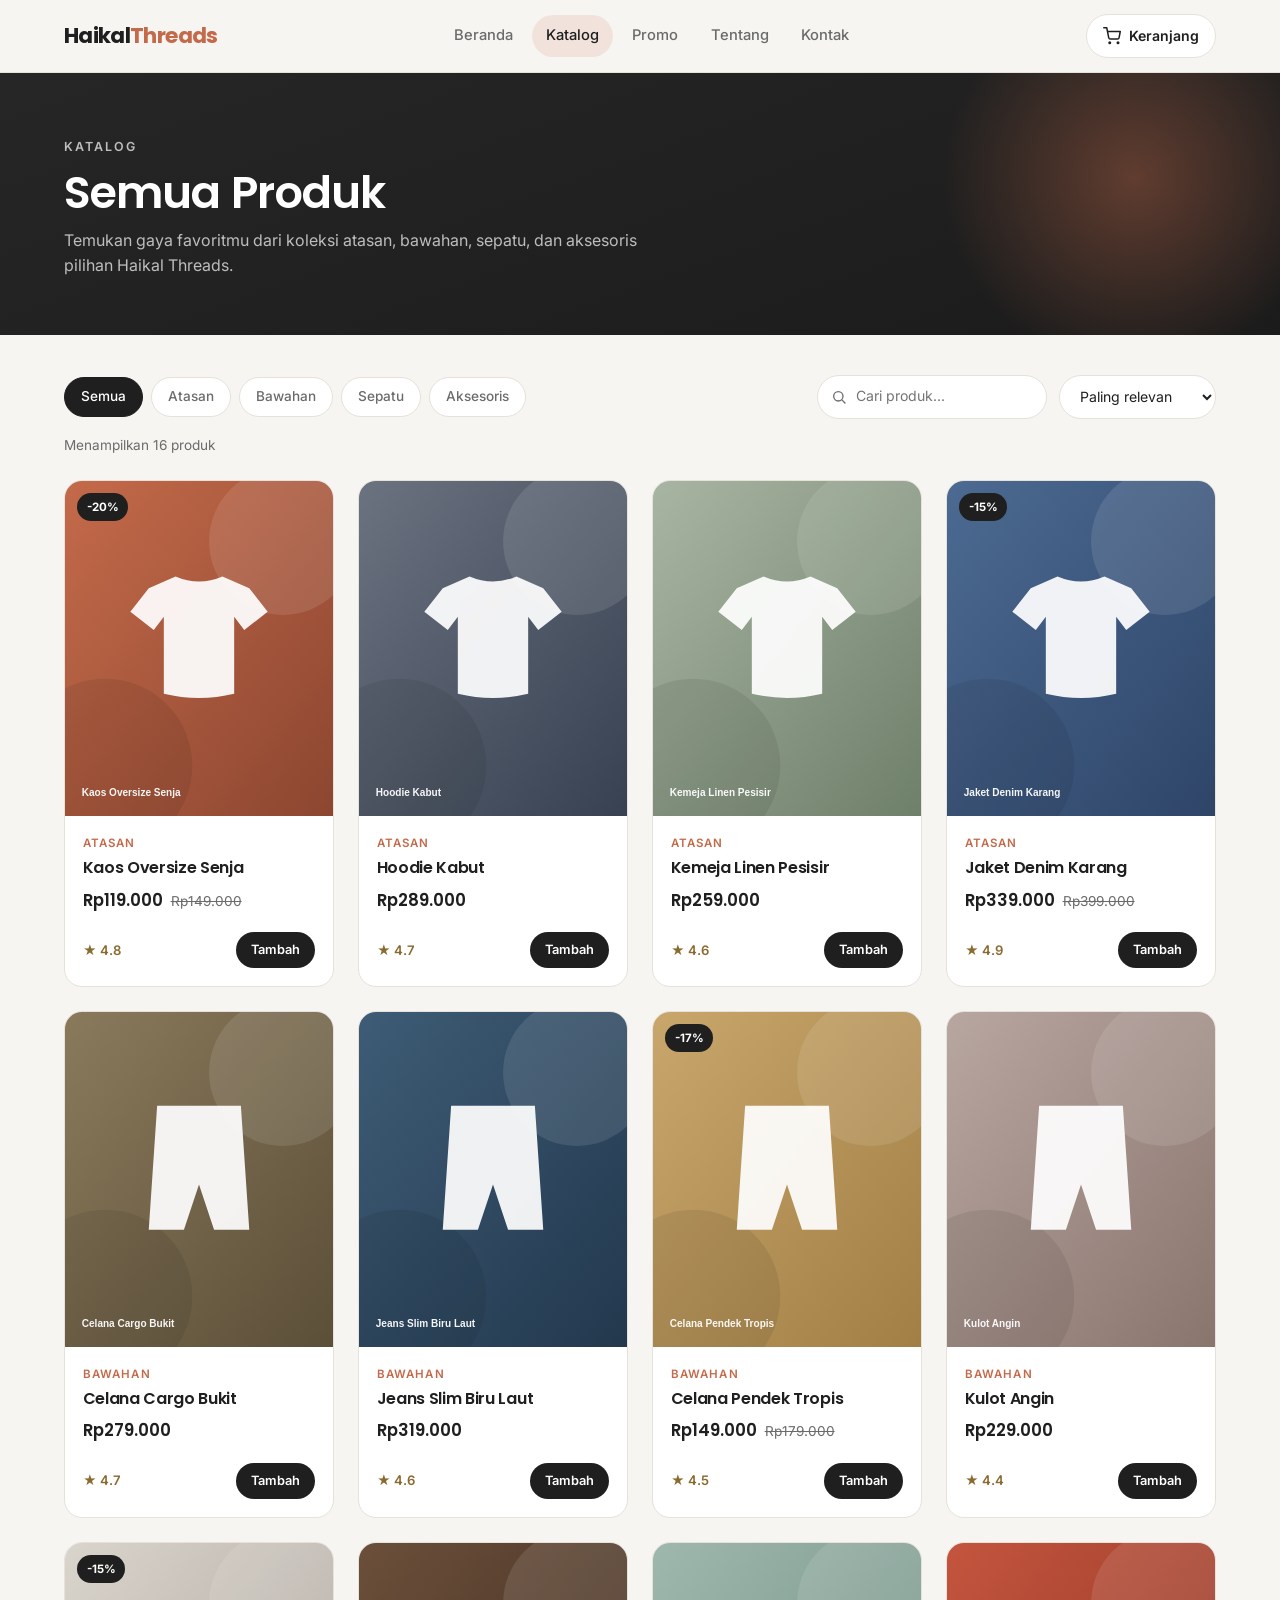
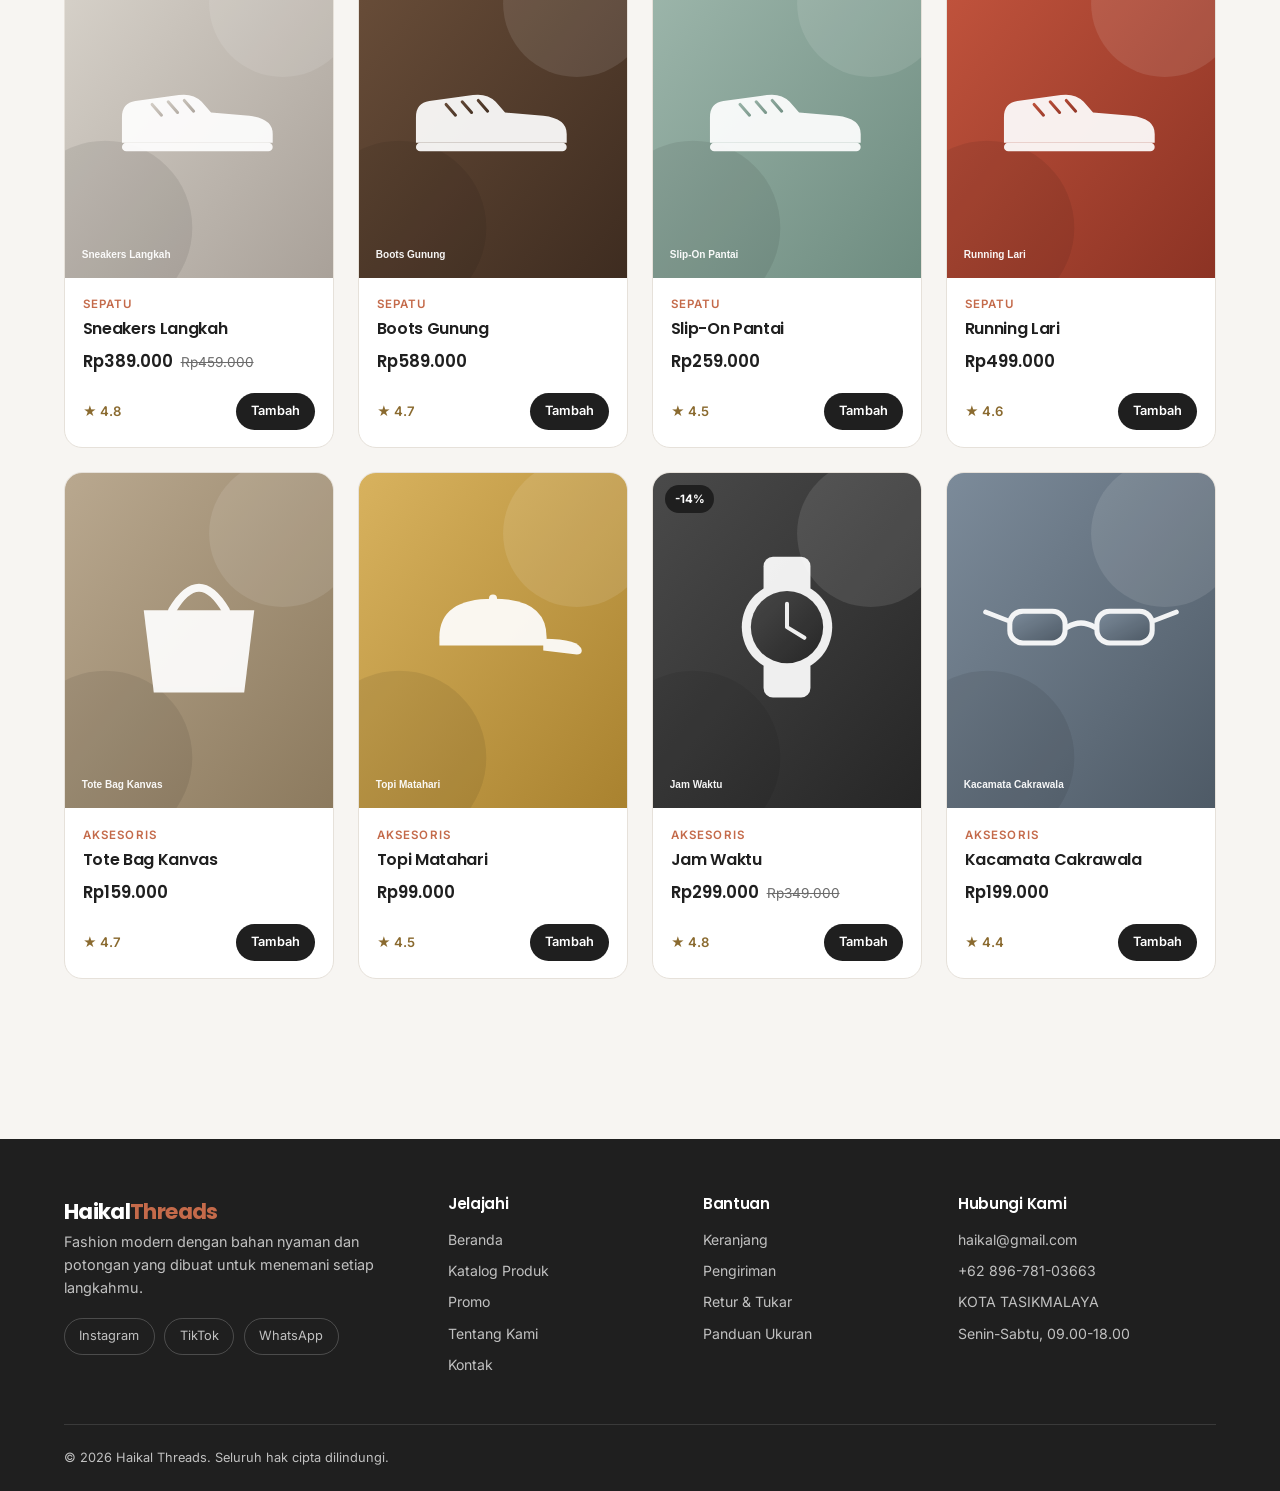
<file: produk.html>
<!DOCTYPE html>
<html lang="id">
<head>
  <meta charset="UTF-8">
  <meta name="viewport" content="width=device-width, initial-scale=1.0">
  <title>Katalog Produk - Haikal Threads</title>
  <meta name="description" content="Jelajahi katalog lengkap Haikal Threads: atasan, bawahan, sepatu, dan aksesoris dengan filter kategori dan pencarian.">
  <link rel="icon" href="assets/img/favicon.svg" type="image/svg+xml">
  <link rel="preconnect" href="https://fonts.googleapis.com">
  <link rel="preconnect" href="https://fonts.gstatic.com" crossorigin>
  <link href="https://fonts.googleapis.com/css2?family=Inter:wght@400;500;600&family=Poppins:wght@500;600;700&display=swap" rel="stylesheet">
  <link rel="stylesheet" href="css/style.css">
  <link rel="stylesheet" href="css/responsive.css">
</head>
<body>
  <header id="haikal_header" class="haikal_header">
    <div class="haikal_container haikal_header_dalam">
      <a class="haikal_logo" href="index.html">Haikal<span>Threads</span></a>
      <nav id="haikal_nav" class="haikal_nav" aria-label="Navigasi utama">
        <ul class="haikal_menu">
          <li><a class="haikal_menu_tautan" href="index.html">Beranda</a></li>
          <li><a class="haikal_menu_tautan" href="produk.html">Katalog</a></li>
          <li><a class="haikal_menu_tautan" href="promo.html">Promo</a></li>
          <li><a class="haikal_menu_tautan" href="tentang.html">Tentang</a></li>
          <li><a class="haikal_menu_tautan" href="kontak.html">Kontak</a></li>
        </ul>
      </nav>
      <div class="haikal_header_aksi">
        <a class="haikal_keranjang_tautan" href="keranjang.html" aria-label="Buka keranjang">
          <svg width="18" height="18" viewBox="0 0 24 24" fill="none" stroke="currentColor" stroke-width="2" stroke-linecap="round" stroke-linejoin="round" aria-hidden="true"><circle cx="9" cy="21" r="1"></circle><circle cx="20" cy="21" r="1"></circle><path d="M1 1h4l2.68 13.39a2 2 0 0 0 2 1.61h9.72a2 2 0 0 0 2-1.61L23 6H6"></path></svg>
          <span class="haikal_keranjang_teks">Keranjang</span>
          <span id="haikal_badge_keranjang" class="haikal_badge">0</span>
        </a>
        <button id="haikal_tombol_menu" class="haikal_tombol_menu" type="button" aria-label="Buka menu" aria-expanded="false" aria-controls="haikal_nav">
          <span></span><span></span><span></span>
        </button>
      </div>
    </div>
  </header>

  <main>
    <section class="haikal_page_header">
      <div class="haikal_container">
        <p class="haikal_eyebrow haikal_eyebrow_terang">Katalog</p>
        <h1>Semua Produk</h1>
        <p>Temukan gaya favoritmu dari koleksi atasan, bawahan, sepatu, dan aksesoris pilihan Haikal Threads.</p>
      </div>
    </section>

    <section class="haikal_bagian haikal_bagian_rapat">
      <div class="haikal_container">
        <div class="haikal_toolbar">
          <div class="haikal_filter" id="haikal_filter">
            <button type="button" class="haikal_chip" data-kategori="Semua">Semua</button>
            <button type="button" class="haikal_chip" data-kategori="Atasan">Atasan</button>
            <button type="button" class="haikal_chip" data-kategori="Bawahan">Bawahan</button>
            <button type="button" class="haikal_chip" data-kategori="Sepatu">Sepatu</button>
            <button type="button" class="haikal_chip" data-kategori="Aksesoris">Aksesoris</button>
          </div>
          <div class="haikal_toolbar_kanan">
            <div class="haikal_cari">
              <svg viewBox="0 0 24 24" fill="none" stroke="currentColor" stroke-width="2" stroke-linecap="round" stroke-linejoin="round" aria-hidden="true"><circle cx="11" cy="11" r="7"></circle><path d="M21 21l-4.3-4.3"></path></svg>
              <input type="search" id="haikal_cari" placeholder="Cari produk..." aria-label="Cari produk">
            </div>
            <select id="haikal_urut" class="haikal_urut" aria-label="Urutkan produk">
              <option value="relevan">Paling relevan</option>
              <option value="murah">Harga terendah</option>
              <option value="mahal">Harga tertinggi</option>
              <option value="rating">Rating tertinggi</option>
            </select>
          </div>
        </div>
        <p class="haikal_hasil_info" id="haikal_hasil_info"></p>
        <div class="haikal_grid_produk" id="haikal_grid_produk"></div>
        <div class="haikal_kosong" id="haikal_kosong" hidden>
          <h2>Produk tidak ditemukan</h2>
          <p>Coba kata kunci lain atau pilih kategori yang berbeda.</p>
        </div>
      </div>
    </section>
  </main>

  <footer id="haikal_footer" class="haikal_footer">
    <div class="haikal_container">
      <div class="haikal_footer_grid">
        <div class="haikal_footer_brand">
          <a class="haikal_logo" href="index.html">Haikal<span>Threads</span></a>
          <p>Fashion modern dengan bahan nyaman dan potongan yang dibuat untuk menemani setiap langkahmu.</p>
          <div class="haikal_sosial">
            <a href="kontak.html">Instagram</a>
            <a href="kontak.html">TikTok</a>
            <a href="kontak.html">WhatsApp</a>
          </div>
        </div>
        <div>
          <h3 class="haikal_footer_judul">Jelajahi</h3>
          <div class="haikal_footer_tautan">
            <a href="index.html">Beranda</a>
            <a href="produk.html">Katalog Produk</a>
            <a href="promo.html">Promo</a>
            <a href="tentang.html">Tentang Kami</a>
            <a href="kontak.html">Kontak</a>
          </div>
        </div>
        <div>
          <h3 class="haikal_footer_judul">Bantuan</h3>
          <div class="haikal_footer_tautan">
            <a href="keranjang.html">Keranjang</a>
            <a href="kontak.html#haikal_pengiriman">Pengiriman</a>
            <a href="kontak.html#haikal_retur">Retur &amp; Tukar</a>
            <a href="kontak.html#haikal_ukuran">Panduan Ukuran</a>
          </div>
        </div>
        <div>
          <h3 class="haikal_footer_judul">Hubungi Kami</h3>
          <div class="haikal_footer_tautan">
            <a href="mailto:haikal@gmail.com">haikal@gmail.com</a>
            <a href="tel:+6289678103663">+62 896-781-03663</a>
            <span>KOTA TASIKMALAYA</span>
            <span>Senin-Sabtu, 09.00-18.00</span>
          </div>
        </div>
      </div>
      <div class="haikal_footer_bawah">
        <span>&copy; 2026 Haikal Threads. Seluruh hak cipta dilindungi.</span>
      </div>
    </div>
  </footer>

  <div id="haikal_toast" class="haikal_toast" role="status" aria-live="polite"></div>

  <script src="js/data-produk.js"></script>
  <script src="js/app.js"></script>
  <script src="js/produk.js"></script>
</body>
</html>
</file>
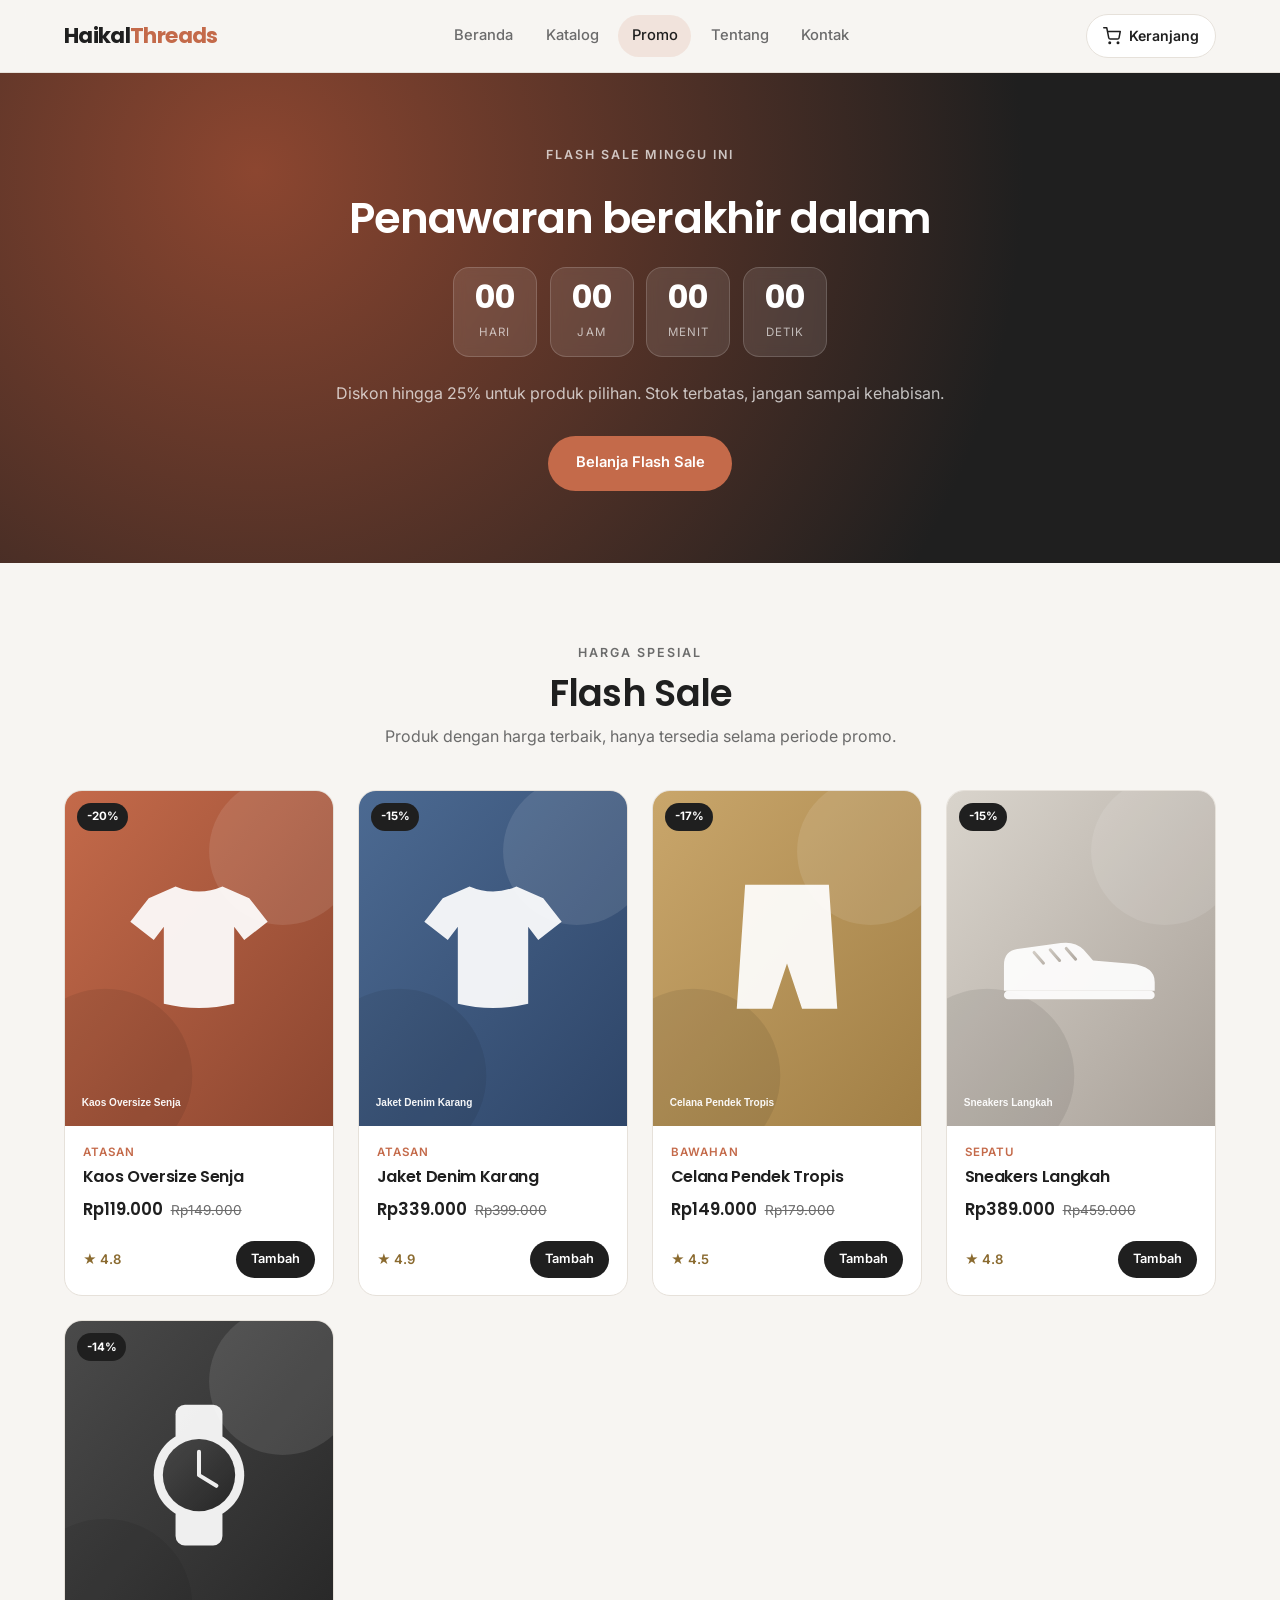
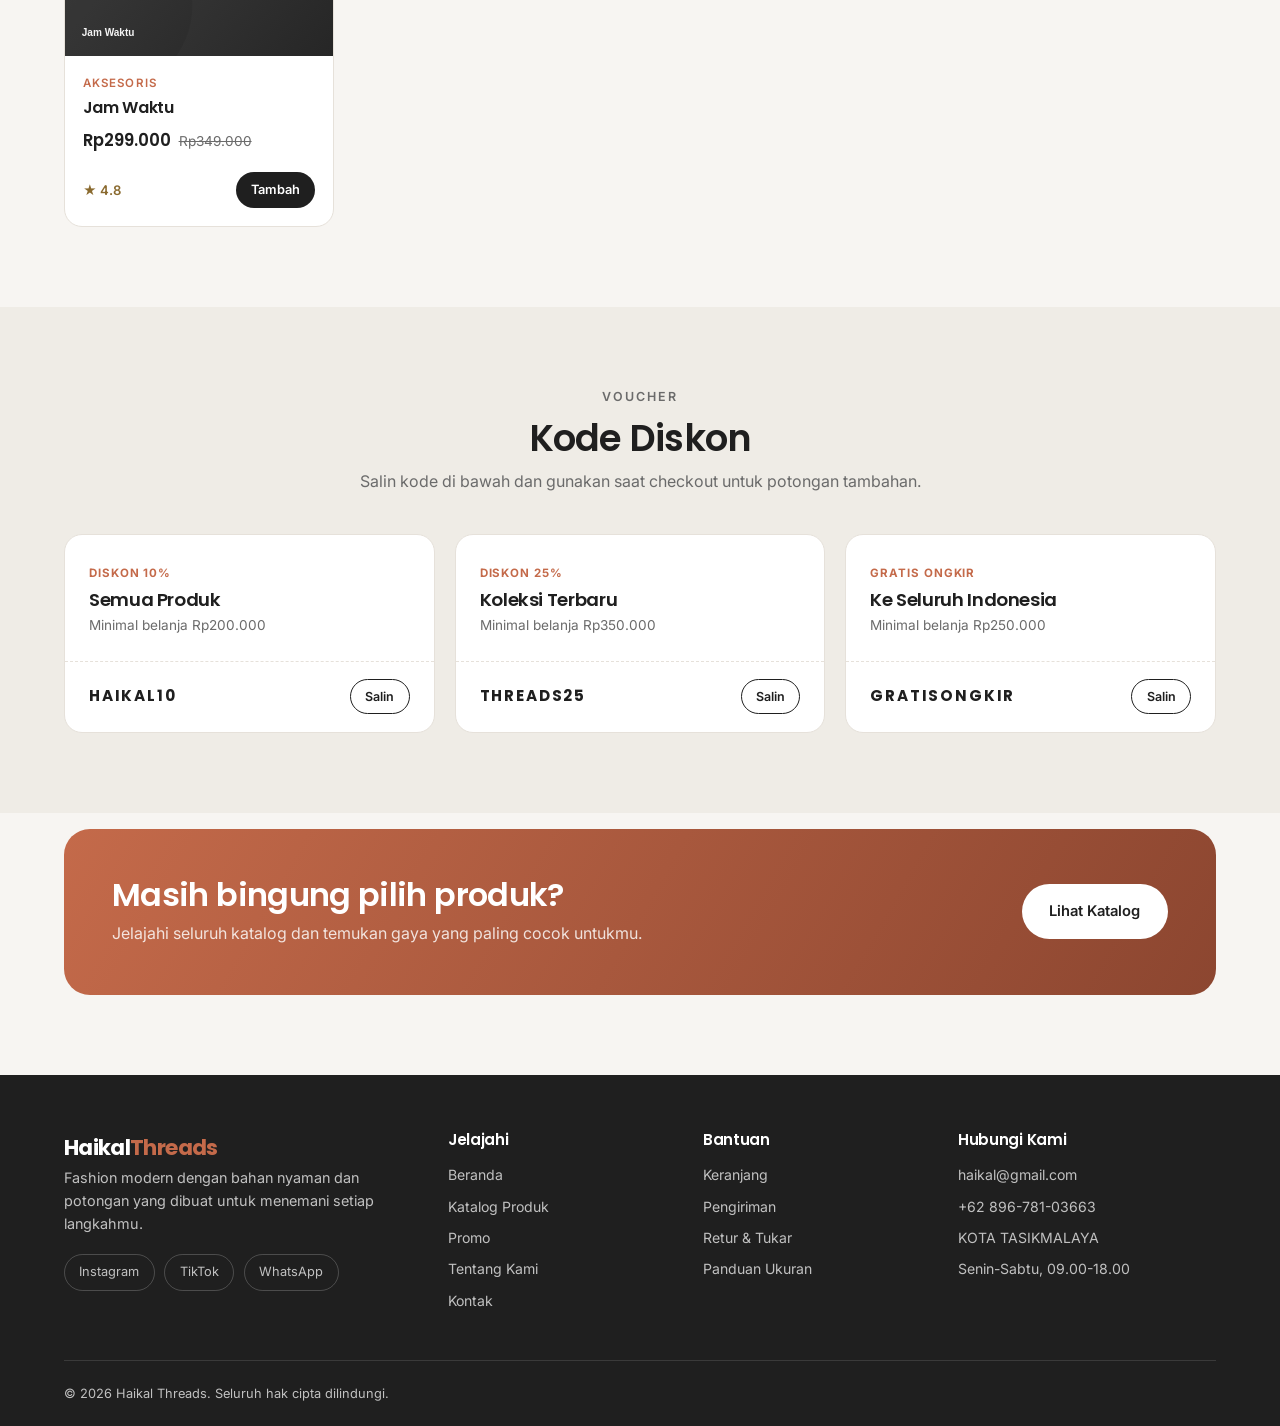
<file: promo.html>
<!DOCTYPE html>
<html lang="id">
<head>
  <meta charset="UTF-8">
  <meta name="viewport" content="width=device-width, initial-scale=1.0">
  <title>Promo & Penawaran - Haikal Threads</title>
  <meta name="description" content="Ikuti flash sale Haikal Threads dengan hitung mundur, dan klaim kode voucher diskon untuk belanja lebih hemat.">
  <link rel="icon" href="assets/img/favicon.svg" type="image/svg+xml">
  <link rel="preconnect" href="https://fonts.googleapis.com">
  <link rel="preconnect" href="https://fonts.gstatic.com" crossorigin>
  <link href="https://fonts.googleapis.com/css2?family=Inter:wght@400;500;600&family=Poppins:wght@500;600;700&display=swap" rel="stylesheet">
  <link rel="stylesheet" href="css/style.css">
  <link rel="stylesheet" href="css/responsive.css">
</head>
<body>
  <header id="haikal_header" class="haikal_header">
    <div class="haikal_container haikal_header_dalam">
      <a class="haikal_logo" href="index.html">Haikal<span>Threads</span></a>
      <nav id="haikal_nav" class="haikal_nav" aria-label="Navigasi utama">
        <ul class="haikal_menu">
          <li><a class="haikal_menu_tautan" href="index.html">Beranda</a></li>
          <li><a class="haikal_menu_tautan" href="produk.html">Katalog</a></li>
          <li><a class="haikal_menu_tautan" href="promo.html">Promo</a></li>
          <li><a class="haikal_menu_tautan" href="tentang.html">Tentang</a></li>
          <li><a class="haikal_menu_tautan" href="kontak.html">Kontak</a></li>
        </ul>
      </nav>
      <div class="haikal_header_aksi">
        <a class="haikal_keranjang_tautan" href="keranjang.html" aria-label="Buka keranjang">
          <svg width="18" height="18" viewBox="0 0 24 24" fill="none" stroke="currentColor" stroke-width="2" stroke-linecap="round" stroke-linejoin="round" aria-hidden="true"><circle cx="9" cy="21" r="1"></circle><circle cx="20" cy="21" r="1"></circle><path d="M1 1h4l2.68 13.39a2 2 0 0 0 2 1.61h9.72a2 2 0 0 0 2-1.61L23 6H6"></path></svg>
          <span class="haikal_keranjang_teks">Keranjang</span>
          <span id="haikal_badge_keranjang" class="haikal_badge">0</span>
        </a>
        <button id="haikal_tombol_menu" class="haikal_tombol_menu" type="button" aria-label="Buka menu" aria-expanded="false" aria-controls="haikal_nav">
          <span></span><span></span><span></span>
        </button>
      </div>
    </div>
  </header>

  <main>
    <section class="haikal_promo_hero">
      <div class="haikal_container">
        <p class="haikal_eyebrow haikal_eyebrow_terang">Flash Sale Minggu Ini</p>
        <h1>Penawaran berakhir dalam</h1>
        <div class="haikal_countdown" aria-label="Hitung mundur promo">
          <div><strong id="haikal_cd_hari">00</strong><span>Hari</span></div>
          <div><strong id="haikal_cd_jam">00</strong><span>Jam</span></div>
          <div><strong id="haikal_cd_menit">00</strong><span>Menit</span></div>
          <div><strong id="haikal_cd_detik">00</strong><span>Detik</span></div>
        </div>
        <p>Diskon hingga 25% untuk produk pilihan. Stok terbatas, jangan sampai kehabisan.</p>
        <a href="#haikal_flash" class="haikal_tombol haikal_tombol_utama">Belanja Flash Sale</a>
      </div>
    </section>

    <section class="haikal_bagian" id="haikal_flash">
      <div class="haikal_container">
        <div class="haikal_judul_bagian">
          <p class="haikal_eyebrow">Harga spesial</p>
          <h2>Flash Sale</h2>
          <p>Produk dengan harga terbaik, hanya tersedia selama periode promo.</p>
        </div>
        <div class="haikal_grid_produk" id="haikal_flash_grid"></div>
      </div>
    </section>

    <section class="haikal_bagian haikal_bagian_krem">
      <div class="haikal_container">
        <div class="haikal_judul_bagian">
          <p class="haikal_eyebrow">Voucher</p>
          <h2>Kode Diskon</h2>
          <p>Salin kode di bawah dan gunakan saat checkout untuk potongan tambahan.</p>
        </div>
        <div class="haikal_voucher_grid">
          <div class="haikal_voucher">
            <div class="haikal_voucher_isi">
              <span class="haikal_voucher_label">Diskon 10%</span>
              <h3>Semua Produk</h3>
              <p>Minimal belanja Rp200.000</p>
            </div>
            <div class="haikal_voucher_kode">
              <span>HAIKAL10</span>
              <button type="button" class="haikal_tombol_salin" data-kode="HAIKAL10">Salin</button>
            </div>
          </div>
          <div class="haikal_voucher">
            <div class="haikal_voucher_isi">
              <span class="haikal_voucher_label">Diskon 25%</span>
              <h3>Koleksi Terbaru</h3>
              <p>Minimal belanja Rp350.000</p>
            </div>
            <div class="haikal_voucher_kode">
              <span>THREADS25</span>
              <button type="button" class="haikal_tombol_salin" data-kode="THREADS25">Salin</button>
            </div>
          </div>
          <div class="haikal_voucher">
            <div class="haikal_voucher_isi">
              <span class="haikal_voucher_label">Gratis Ongkir</span>
              <h3>Ke Seluruh Indonesia</h3>
              <p>Minimal belanja Rp250.000</p>
            </div>
            <div class="haikal_voucher_kode">
              <span>GRATISONGKIR</span>
              <button type="button" class="haikal_tombol_salin" data-kode="GRATISONGKIR">Salin</button>
            </div>
          </div>
        </div>
      </div>
    </section>

    <section class="haikal_cta">
      <div class="haikal_container">
        <div class="haikal_cta_dalam">
          <div>
            <h2>Masih bingung pilih produk?</h2>
            <p>Jelajahi seluruh katalog dan temukan gaya yang paling cocok untukmu.</p>
          </div>
          <a href="produk.html" class="haikal_tombol haikal_tombol_terang">Lihat Katalog</a>
        </div>
      </div>
    </section>
  </main>

  <footer id="haikal_footer" class="haikal_footer">
    <div class="haikal_container">
      <div class="haikal_footer_grid">
        <div class="haikal_footer_brand">
          <a class="haikal_logo" href="index.html">Haikal<span>Threads</span></a>
          <p>Fashion modern dengan bahan nyaman dan potongan yang dibuat untuk menemani setiap langkahmu.</p>
          <div class="haikal_sosial">
            <a href="kontak.html">Instagram</a>
            <a href="kontak.html">TikTok</a>
            <a href="kontak.html">WhatsApp</a>
          </div>
        </div>
        <div>
          <h3 class="haikal_footer_judul">Jelajahi</h3>
          <div class="haikal_footer_tautan">
            <a href="index.html">Beranda</a>
            <a href="produk.html">Katalog Produk</a>
            <a href="promo.html">Promo</a>
            <a href="tentang.html">Tentang Kami</a>
            <a href="kontak.html">Kontak</a>
          </div>
        </div>
        <div>
          <h3 class="haikal_footer_judul">Bantuan</h3>
          <div class="haikal_footer_tautan">
            <a href="keranjang.html">Keranjang</a>
            <a href="kontak.html#haikal_pengiriman">Pengiriman</a>
            <a href="kontak.html#haikal_retur">Retur &amp; Tukar</a>
            <a href="kontak.html#haikal_ukuran">Panduan Ukuran</a>
          </div>
        </div>
        <div>
          <h3 class="haikal_footer_judul">Hubungi Kami</h3>
          <div class="haikal_footer_tautan">
            <a href="mailto:haikal@gmail.com">haikal@gmail.com</a>
            <a href="tel:+6289678103663">+62 896-781-03663</a>
            <span>KOTA TASIKMALAYA</span>
            <span>Senin-Sabtu, 09.00-18.00</span>
          </div>
        </div>
      </div>
      <div class="haikal_footer_bawah">
        <span>&copy; 2026 Haikal Threads. Seluruh hak cipta dilindungi.</span>
      </div>
    </div>
  </footer>

  <div id="haikal_toast" class="haikal_toast" role="status" aria-live="polite"></div>

  <script src="js/data-produk.js"></script>
  <script src="js/app.js"></script>
  <script src="js/promo.js"></script>
</body>
</html>
</file>
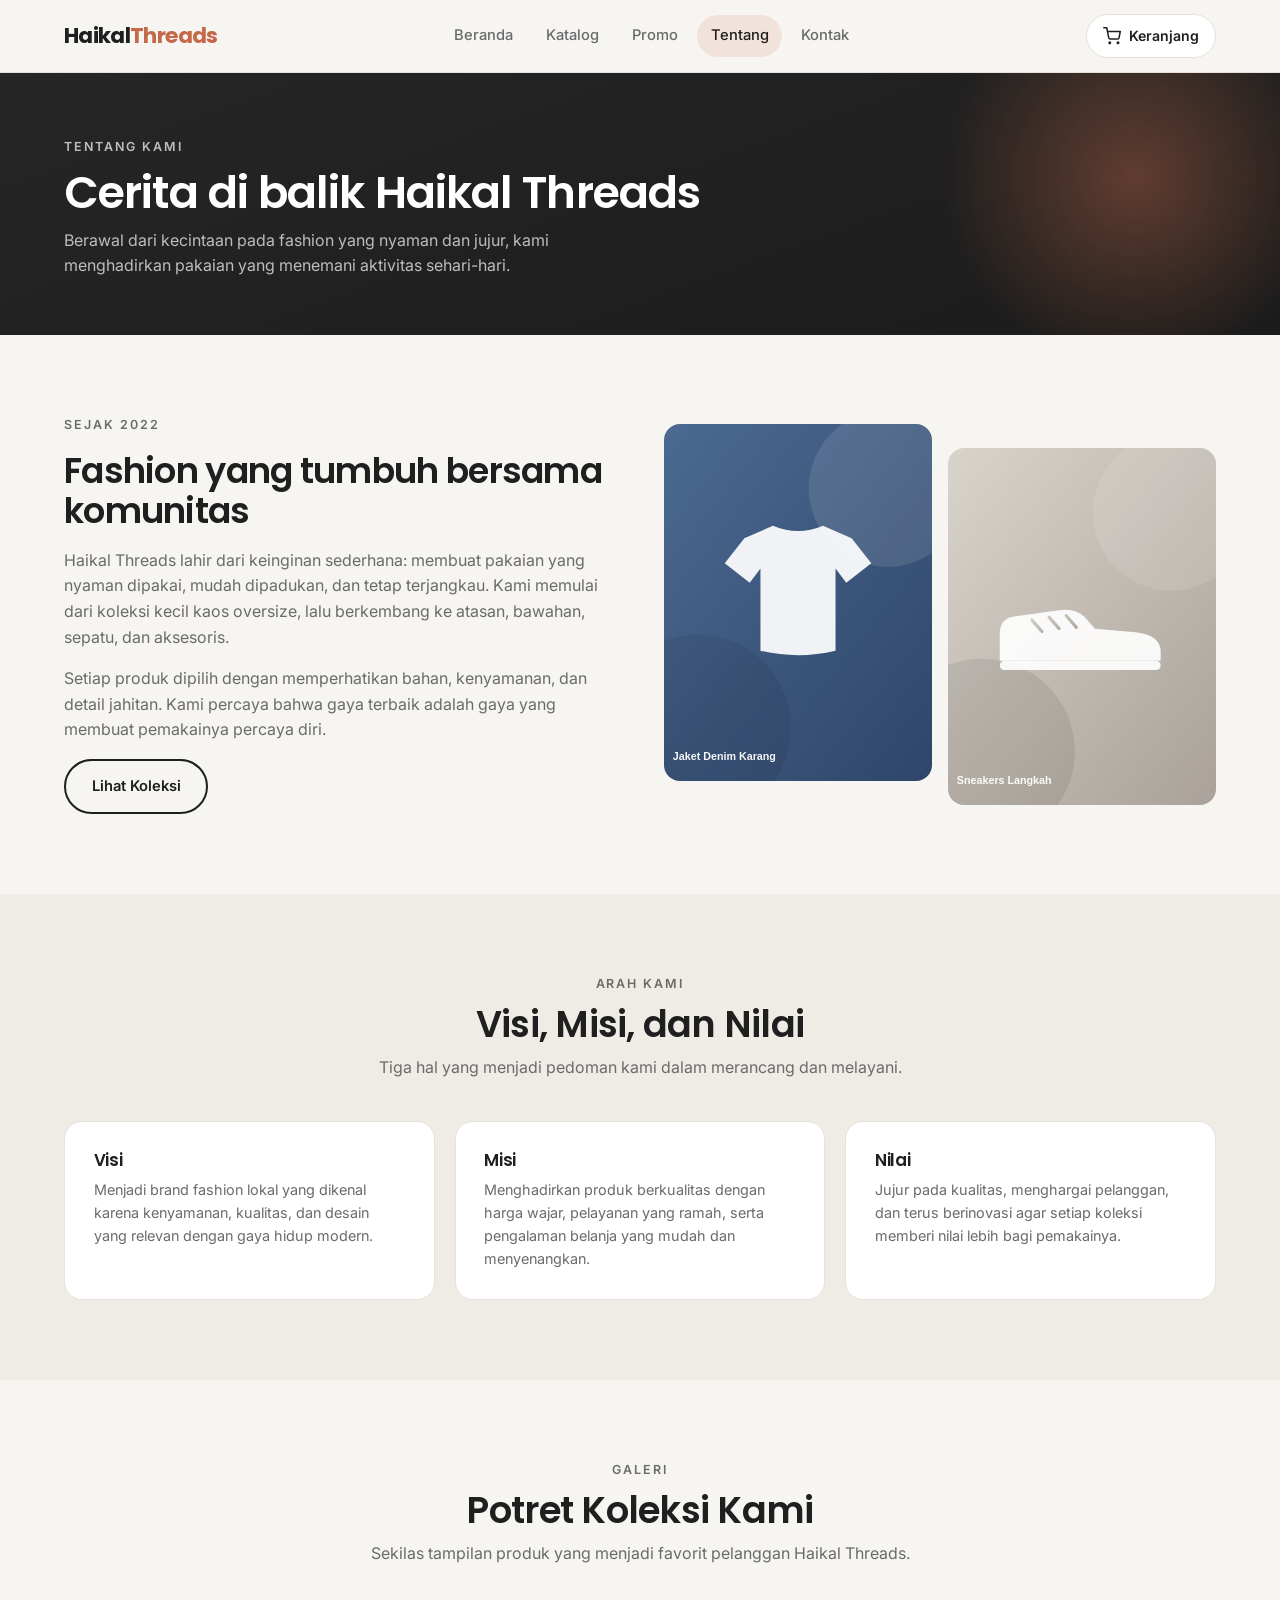
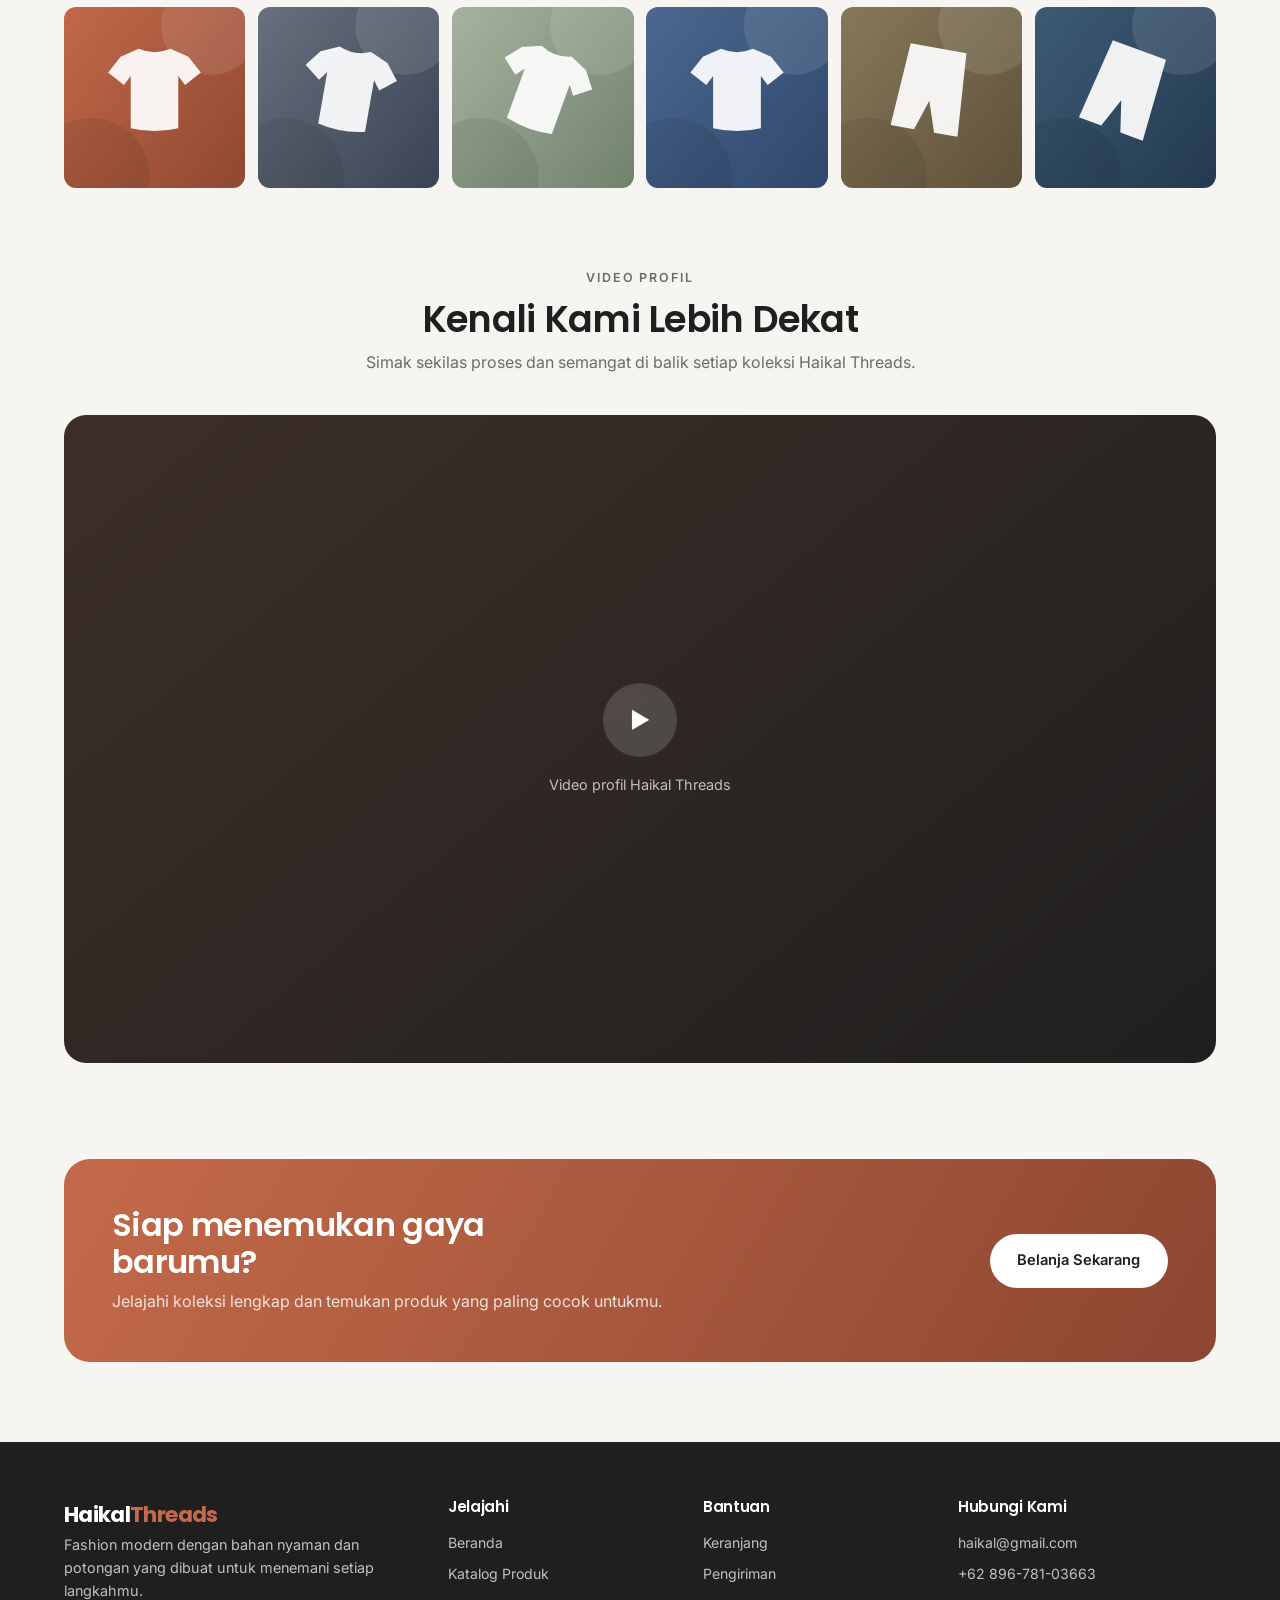
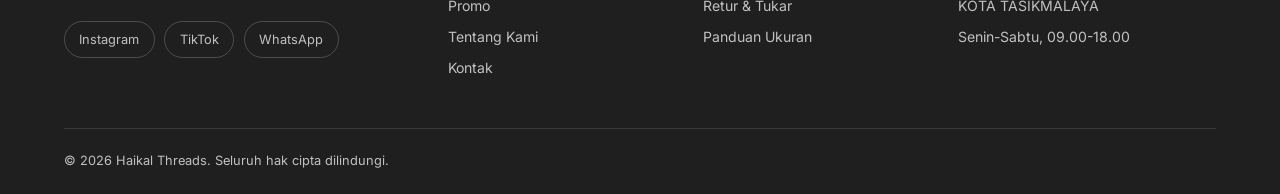
<file: tentang.html>
<!DOCTYPE html>
<html lang="id">
<head>
  <meta charset="UTF-8">
  <meta name="viewport" content="width=device-width, initial-scale=1.0">
  <title>Tentang Kami - Haikal Threads</title>
  <meta name="description" content="Kenali Haikal Threads: cerita brand, visi misi, nilai, keunggulan layanan, dan galeri koleksi fashion kami.">
  <link rel="icon" href="assets/img/favicon.svg" type="image/svg+xml">
  <link rel="preconnect" href="https://fonts.googleapis.com">
  <link rel="preconnect" href="https://fonts.gstatic.com" crossorigin>
  <link href="https://fonts.googleapis.com/css2?family=Inter:wght@400;500;600&family=Poppins:wght@500;600;700&display=swap" rel="stylesheet">
  <link rel="stylesheet" href="css/style.css">
  <link rel="stylesheet" href="css/responsive.css">
</head>
<body>
  <header id="haikal_header" class="haikal_header">
    <div class="haikal_container haikal_header_dalam">
      <a class="haikal_logo" href="index.html">Haikal<span>Threads</span></a>
      <nav id="haikal_nav" class="haikal_nav" aria-label="Navigasi utama">
        <ul class="haikal_menu">
          <li><a class="haikal_menu_tautan" href="index.html">Beranda</a></li>
          <li><a class="haikal_menu_tautan" href="produk.html">Katalog</a></li>
          <li><a class="haikal_menu_tautan" href="promo.html">Promo</a></li>
          <li><a class="haikal_menu_tautan" href="tentang.html">Tentang</a></li>
          <li><a class="haikal_menu_tautan" href="kontak.html">Kontak</a></li>
        </ul>
      </nav>
      <div class="haikal_header_aksi">
        <a class="haikal_keranjang_tautan" href="keranjang.html" aria-label="Buka keranjang">
          <svg width="18" height="18" viewBox="0 0 24 24" fill="none" stroke="currentColor" stroke-width="2" stroke-linecap="round" stroke-linejoin="round" aria-hidden="true"><circle cx="9" cy="21" r="1"></circle><circle cx="20" cy="21" r="1"></circle><path d="M1 1h4l2.68 13.39a2 2 0 0 0 2 1.61h9.72a2 2 0 0 0 2-1.61L23 6H6"></path></svg>
          <span class="haikal_keranjang_teks">Keranjang</span>
          <span id="haikal_badge_keranjang" class="haikal_badge">0</span>
        </a>
        <button id="haikal_tombol_menu" class="haikal_tombol_menu" type="button" aria-label="Buka menu" aria-expanded="false" aria-controls="haikal_nav">
          <span></span><span></span><span></span>
        </button>
      </div>
    </div>
  </header>

  <main>
    <section class="haikal_page_header">
      <div class="haikal_container">
        <p class="haikal_eyebrow haikal_eyebrow_terang">Tentang Kami</p>
        <h1>Cerita di balik Haikal Threads</h1>
        <p>Berawal dari kecintaan pada fashion yang nyaman dan jujur, kami menghadirkan pakaian yang menemani aktivitas sehari-hari.</p>
      </div>
    </section>

    <section class="haikal_bagian">
      <div class="haikal_container haikal_tentang_grid">
        <div class="haikal_tentang_teks">
          <p class="haikal_eyebrow">Sejak 2022</p>
          <h2>Fashion yang tumbuh bersama komunitas</h2>
          <p>Haikal Threads lahir dari keinginan sederhana: membuat pakaian yang nyaman dipakai, mudah dipadukan, dan tetap terjangkau. Kami memulai dari koleksi kecil kaos oversize, lalu berkembang ke atasan, bawahan, sepatu, dan aksesoris.</p>
          <p>Setiap produk dipilih dengan memperhatikan bahan, kenyamanan, dan detail jahitan. Kami percaya bahwa gaya terbaik adalah gaya yang membuat pemakainya percaya diri.</p>
          <a href="produk.html" class="haikal_tombol haikal_tombol_garis">Lihat Koleksi</a>
        </div>
        <div class="haikal_tentang_visual">
          <img alt="Koleksi Haikal Threads">
          <img alt="Koleksi Haikal Threads">
        </div>
      </div>
    </section>

    <section class="haikal_bagian haikal_bagian_krem">
      <div class="haikal_container">
        <div class="haikal_judul_bagian">
          <p class="haikal_eyebrow">Arah kami</p>
          <h2>Visi, Misi, dan Nilai</h2>
          <p>Tiga hal yang menjadi pedoman kami dalam merancang dan melayani.</p>
        </div>
        <div class="haikal_nilai_grid">
          <div class="haikal_nilai_kartu">
            <h3>Visi</h3>
            <p>Menjadi brand fashion lokal yang dikenal karena kenyamanan, kualitas, dan desain yang relevan dengan gaya hidup modern.</p>
          </div>
          <div class="haikal_nilai_kartu">
            <h3>Misi</h3>
            <p>Menghadirkan produk berkualitas dengan harga wajar, pelayanan yang ramah, serta pengalaman belanja yang mudah dan menyenangkan.</p>
          </div>
          <div class="haikal_nilai_kartu">
            <h3>Nilai</h3>
            <p>Jujur pada kualitas, menghargai pelanggan, dan terus berinovasi agar setiap koleksi memberi nilai lebih bagi pemakainya.</p>
          </div>
        </div>
      </div>
    </section>

    <section class="haikal_bagian">
      <div class="haikal_container">
        <div class="haikal_judul_bagian">
          <p class="haikal_eyebrow">Galeri</p>
          <h2>Potret Koleksi Kami</h2>
          <p>Sekilas tampilan produk yang menjadi favorit pelanggan Haikal Threads.</p>
        </div>
        <div class="haikal_galeri_tentang" id="haikal_galeri_tentang"></div>
      </div>
    </section>

    <section class="haikal_bagian haikal_bagian_rapat">
      <div class="haikal_container">
        <div class="haikal_judul_bagian">
          <p class="haikal_eyebrow">Video profil</p>
          <h2>Kenali Kami Lebih Dekat</h2>
          <p>Simak sekilas proses dan semangat di balik setiap koleksi Haikal Threads.</p>
        </div>
        <div class="haikal_video">
          <div>
            <button type="button" class="haikal_video_tombol" aria-label="Putar video profil">&#9654;</button>
            <p>Video profil Haikal Threads</p>
          </div>
        </div>
      </div>
    </section>

    <section class="haikal_cta">
      <div class="haikal_container">
        <div class="haikal_cta_dalam">
          <div>
            <h2>Siap menemukan gaya barumu?</h2>
            <p>Jelajahi koleksi lengkap dan temukan produk yang paling cocok untukmu.</p>
          </div>
          <a href="produk.html" class="haikal_tombol haikal_tombol_terang">Belanja Sekarang</a>
        </div>
      </div>
    </section>
  </main>

  <footer id="haikal_footer" class="haikal_footer">
    <div class="haikal_container">
      <div class="haikal_footer_grid">
        <div class="haikal_footer_brand">
          <a class="haikal_logo" href="index.html">Haikal<span>Threads</span></a>
          <p>Fashion modern dengan bahan nyaman dan potongan yang dibuat untuk menemani setiap langkahmu.</p>
          <div class="haikal_sosial">
            <a href="kontak.html">Instagram</a>
            <a href="kontak.html">TikTok</a>
            <a href="kontak.html">WhatsApp</a>
          </div>
        </div>
        <div>
          <h3 class="haikal_footer_judul">Jelajahi</h3>
          <div class="haikal_footer_tautan">
            <a href="index.html">Beranda</a>
            <a href="produk.html">Katalog Produk</a>
            <a href="promo.html">Promo</a>
            <a href="tentang.html">Tentang Kami</a>
            <a href="kontak.html">Kontak</a>
          </div>
        </div>
        <div>
          <h3 class="haikal_footer_judul">Bantuan</h3>
          <div class="haikal_footer_tautan">
            <a href="keranjang.html">Keranjang</a>
            <a href="kontak.html#haikal_pengiriman">Pengiriman</a>
            <a href="kontak.html#haikal_retur">Retur &amp; Tukar</a>
            <a href="kontak.html#haikal_ukuran">Panduan Ukuran</a>
          </div>
        </div>
        <div>
          <h3 class="haikal_footer_judul">Hubungi Kami</h3>
          <div class="haikal_footer_tautan">
            <a href="mailto:haikal@gmail.com">haikal@gmail.com</a>
            <a href="tel:+6289678103663">+62 896-781-03663</a>
            <span>KOTA TASIKMALAYA</span>
            <span>Senin-Sabtu, 09.00-18.00</span>
          </div>
        </div>
      </div>
      <div class="haikal_footer_bawah">
        <span>&copy; 2026 Haikal Threads. Seluruh hak cipta dilindungi.</span>
      </div>
    </div>
  </footer>

  <div id="haikal_toast" class="haikal_toast" role="status" aria-live="polite"></div>

  <script src="js/data-produk.js"></script>
  <script src="js/app.js"></script>
  <script src="js/tentang.js"></script>
</body>
</html>
</file>
<file: css/style.css>
*,
*::before,
*::after {
  box-sizing: border-box;
  margin: 0;
  padding: 0;
}

[hidden] {
  display: none !important;
}

:root {
  --haikal_charcoal: #1f1f1f;
  --haikal_charcoal_lembut: #2c2c2c;
  --haikal_terracotta: #c46a4a;
  --haikal_terracotta_gelap: #a9553a;
  --haikal_krem: #f7f5f2;
  --haikal_krem_tua: #efece6;
  --haikal_putih: #ffffff;
  --haikal_abu: #6b6b6b;
  --haikal_garis: #e6e1da;
  --haikal_emas: #c99a2e;
  --haikal_radius: 18px;
  --haikal_bayang: 0 18px 40px rgba(31, 31, 31, 0.12);
}

html {
  scroll-behavior: smooth;
}

body {
  font-family: "Inter", system-ui, -apple-system, "Segoe UI", sans-serif;
  background: var(--haikal_krem);
  color: var(--haikal_charcoal);
  line-height: 1.6;
  -webkit-font-smoothing: antialiased;
}

img {
  display: block;
  max-width: 100%;
}

a {
  color: inherit;
  text-decoration: none;
}

button,
input,
select,
textarea {
  font: inherit;
  color: inherit;
}

h1,
h2,
h3,
h4 {
  font-family: "Poppins", "Inter", sans-serif;
  font-weight: 600;
  line-height: 1.15;
  letter-spacing: -0.02em;
}

ul {
  list-style: none;
}

.haikal_container {
  width: 100%;
  max-width: 1200px;
  margin: 0 auto;
  padding: 0 24px;
}

.haikal_eyebrow {
  font-size: 0.78rem;
  font-weight: 600;
  letter-spacing: 0.16em;
  text-transform: uppercase;
  color: var(--haikal_terracotta);
  margin-bottom: 0.6rem;
}

.haikal_eyebrow_terang {
  color: #e8a88f;
}

.haikal_tombol {
  display: inline-flex;
  align-items: center;
  justify-content: center;
  gap: 0.5rem;
  padding: 0.85rem 1.6rem;
  border-radius: 999px;
  border: 2px solid transparent;
  font-size: 0.92rem;
  font-weight: 600;
  cursor: pointer;
  transition: transform 0.25s ease, background 0.25s ease, color 0.25s ease, border-color 0.25s ease;
}

.haikal_tombol_utama {
  background: var(--haikal_terracotta);
  color: #fff;
}

.haikal_tombol_utama:hover {
  background: var(--haikal_terracotta_gelap);
  transform: translateY(-2px);
}

.haikal_tombol_terang {
  background: #fff;
  color: var(--haikal_charcoal);
}

.haikal_tombol_terang:hover {
  transform: translateY(-2px);
}

.haikal_tombol_garis {
  border-color: var(--haikal_charcoal);
  color: var(--haikal_charcoal);
  background: transparent;
}

.haikal_tombol_garis:hover {
  background: var(--haikal_charcoal);
  color: #fff;
}

.haikal_tombol_terang_garis {
  border-color: rgba(255, 255, 255, 0.45);
  color: #fff;
  background: transparent;
}

.haikal_tombol_terang_garis:hover {
  background: rgba(255, 255, 255, 0.12);
  border-color: #fff;
}

.haikal_tombol_lebar {
  width: 100%;
}

.haikal_header {
  position: sticky;
  top: 0;
  z-index: 100;
  background: rgba(247, 245, 242, 0.92);
  backdrop-filter: blur(12px);
  border-bottom: 1px solid var(--haikal_garis);
}

.haikal_header_dalam {
  display: flex;
  align-items: center;
  justify-content: space-between;
  gap: 2rem;
  height: 72px;
}

.haikal_logo {
  font-family: "Poppins", sans-serif;
  font-size: 1.35rem;
  font-weight: 700;
  letter-spacing: -0.03em;
  white-space: nowrap;
}

.haikal_logo span {
  color: var(--haikal_terracotta);
}

.haikal_menu {
  display: flex;
  align-items: center;
  gap: 0.35rem;
}

.haikal_menu_tautan {
  display: inline-block;
  padding: 0.55rem 0.85rem;
  border-radius: 999px;
  font-size: 0.92rem;
  font-weight: 500;
  color: var(--haikal_abu);
  transition: color 0.2s ease, background 0.2s ease;
}

.haikal_menu_tautan:hover {
  color: var(--haikal_charcoal);
  background: rgba(31, 31, 31, 0.05);
}

.haikal_menu_tautan.aktif {
  color: var(--haikal_charcoal);
  background: rgba(196, 106, 74, 0.13);
}

.haikal_header_aksi {
  display: flex;
  align-items: center;
  gap: 0.75rem;
}

.haikal_keranjang_tautan {
  display: inline-flex;
  align-items: center;
  gap: 0.5rem;
  padding: 0.6rem 1rem;
  border: 1px solid var(--haikal_garis);
  border-radius: 999px;
  background: #fff;
  font-size: 0.88rem;
  font-weight: 600;
  transition: border-color 0.2s ease, transform 0.2s ease;
}

.haikal_keranjang_tautan:hover {
  border-color: var(--haikal_charcoal);
  transform: translateY(-1px);
}

.haikal_badge {
  display: none;
  align-items: center;
  justify-content: center;
  min-width: 20px;
  height: 20px;
  padding: 0 6px;
  border-radius: 999px;
  background: var(--haikal_terracotta);
  color: #fff;
  font-size: 0.72rem;
  font-weight: 700;
}

.haikal_badge.tampil {
  display: inline-flex;
}

.haikal_tombol_menu {
  display: none;
  flex-direction: column;
  justify-content: center;
  gap: 5px;
  width: 42px;
  height: 42px;
  padding: 0 10px;
  border: 1px solid var(--haikal_garis);
  border-radius: 12px;
  background: #fff;
  cursor: pointer;
}

.haikal_tombol_menu span {
  display: block;
  height: 2px;
  border-radius: 2px;
  background: var(--haikal_charcoal);
  transition: transform 0.25s ease, opacity 0.25s ease;
}

.haikal_tombol_menu.aktif span:nth-child(1) {
  transform: translateY(7px) rotate(45deg);
}

.haikal_tombol_menu.aktif span:nth-child(2) {
  opacity: 0;
}

.haikal_tombol_menu.aktif span:nth-child(3) {
  transform: translateY(-7px) rotate(-45deg);
}

.haikal_footer {
  margin-top: 5rem;
  padding-top: 3.5rem;
  background: var(--haikal_charcoal);
  color: rgba(255, 255, 255, 0.72);
}

.haikal_footer_grid {
  display: grid;
  grid-template-columns: 1.6fr 1fr 1fr 1.2fr;
  gap: 2.5rem;
  padding-bottom: 3rem;
}

.haikal_footer .haikal_logo {
  color: #fff;
  margin-bottom: 1rem;
}

.haikal_footer_brand p {
  font-size: 0.9rem;
  max-width: 20rem;
  margin-bottom: 1.2rem;
}

.haikal_sosial {
  display: flex;
  gap: 0.6rem;
  flex-wrap: wrap;
}

.haikal_sosial a {
  padding: 0.45rem 0.9rem;
  border: 1px solid rgba(255, 255, 255, 0.2);
  border-radius: 999px;
  font-size: 0.8rem;
  transition: background 0.2s ease, border-color 0.2s ease;
}

.haikal_sosial a:hover {
  background: rgba(255, 255, 255, 0.1);
  border-color: rgba(255, 255, 255, 0.4);
}

.haikal_footer_judul {
  font-family: "Poppins", sans-serif;
  font-size: 0.95rem;
  font-weight: 600;
  color: #fff;
  margin-bottom: 1rem;
}

.haikal_footer_tautan {
  display: flex;
  flex-direction: column;
  gap: 0.55rem;
  font-size: 0.88rem;
}

.haikal_footer_tautan a:hover {
  color: #fff;
}

.haikal_footer_bawah {
  display: flex;
  align-items: center;
  justify-content: space-between;
  gap: 1rem;
  flex-wrap: wrap;
  padding: 1.4rem 0;
  border-top: 1px solid rgba(255, 255, 255, 0.12);
  font-size: 0.8rem;
}

.haikal_toast {
  position: fixed;
  left: 50%;
  bottom: 28px;
  z-index: 200;
  max-width: calc(100% - 32px);
  padding: 0.85rem 1.4rem;
  border-radius: 999px;
  background: var(--haikal_charcoal);
  color: #fff;
  font-size: 0.88rem;
  font-weight: 500;
  text-align: center;
  box-shadow: 0 12px 30px rgba(0, 0, 0, 0.25);
  opacity: 0;
  visibility: hidden;
  transform: translate(-50%, 20px);
  transition: opacity 0.3s ease, transform 0.3s ease, visibility 0.3s ease;
}

.haikal_toast.tampil {
  opacity: 1;
  visibility: visible;
  transform: translate(-50%, 0);
}

.haikal_toast.sukses {
  background: #2f7a4f;
}

.haikal_toast.galat {
  background: #b23b3b;
}

.haikal_hero {
  position: relative;
  overflow: hidden;
  padding: 5rem 0 4.5rem;
  background: radial-gradient(circle at 82% 18%, #3d2f28 0%, #232323 45%, #1b1b1b 100%);
  color: #fff;
}

.haikal_hero::after {
  content: "";
  position: absolute;
  inset: auto -10% -40% 40%;
  height: 500px;
  background: radial-gradient(circle, rgba(196, 106, 74, 0.35), transparent 65%);
  pointer-events: none;
}

.haikal_hero_grid {
  position: relative;
  z-index: 1;
  display: grid;
  grid-template-columns: 1.05fr 0.95fr;
  align-items: center;
  gap: 3.5rem;
}

.haikal_hero_judul {
  font-size: clamp(2.4rem, 4.6vw, 3.7rem);
  font-weight: 700;
  margin-bottom: 1.2rem;
}

.haikal_hero_judul em {
  font-style: normal;
  color: #e8a88f;
}

.haikal_hero_desk {
  max-width: 30rem;
  margin-bottom: 2rem;
  font-size: 1.05rem;
  color: rgba(255, 255, 255, 0.72);
}

.haikal_hero_aksi {
  display: flex;
  flex-wrap: wrap;
  gap: 0.85rem;
  margin-bottom: 2.5rem;
}

.haikal_hero_stat {
  display: flex;
  gap: 2.5rem;
  padding-top: 1.5rem;
  border-top: 1px solid rgba(255, 255, 255, 0.14);
}

.haikal_hero_stat strong {
  display: block;
  font-family: "Poppins", sans-serif;
  font-size: 1.35rem;
}

.haikal_hero_stat span {
  font-size: 0.82rem;
  color: rgba(255, 255, 255, 0.6);
}

.haikal_hero_visual {
  position: relative;
  height: 460px;
}

.haikal_hero_kartu {
  position: absolute;
  overflow: hidden;
  border: 1px solid rgba(255, 255, 255, 0.12);
  border-radius: 22px;
  box-shadow: 0 30px 60px rgba(0, 0, 0, 0.35);
}

.haikal_hero_kartu img {
  width: 100%;
  height: 100%;
  object-fit: cover;
}

.haikal_hero_kartu_a {
  top: 10px;
  left: 0;
  z-index: 2;
  width: 230px;
  height: 300px;
  transform: rotate(-6deg);
}

.haikal_hero_kartu_b {
  right: 0;
  bottom: 0;
  z-index: 3;
  width: 250px;
  height: 330px;
  transform: rotate(5deg);
}

.haikal_hero_kartu_c {
  left: 120px;
  bottom: 20px;
  z-index: 1;
  width: 180px;
  height: 230px;
  transform: rotate(-2deg);
  opacity: 0.9;
}

.haikal_hero_label {
  position: absolute;
  top: 0;
  right: 10px;
  z-index: 4;
  padding: 0.5rem 1rem;
  border-radius: 999px;
  background: var(--haikal_terracotta);
  color: #fff;
  font-size: 0.78rem;
  font-weight: 600;
  letter-spacing: 0.04em;
}

.haikal_bagian {
  padding: 5rem 0;
}

.haikal_bagian_krem {
  background: var(--haikal_krem_tua);
}

.haikal_bagian_rapat {
  padding-top: 0;
}

.haikal_judul_bagian {
  max-width: 620px;
  margin: 0 auto 2.5rem;
  text-align: center;
}

.haikal_judul_bagian h2 {
  margin-bottom: 0.6rem;
  font-size: clamp(1.7rem, 3vw, 2.3rem);
}

.haikal_judul_bagian p {
  color: var(--haikal_abu);
}

.haikal_judul_baris {
  display: flex;
  align-items: flex-end;
  justify-content: space-between;
  gap: 1rem;
  max-width: none;
  margin-bottom: 2.5rem;
  text-align: left;
}

.haikal_tautan_panah {
  font-size: 0.92rem;
  font-weight: 600;
  color: var(--haikal_terracotta);
  white-space: nowrap;
}

.haikal_tautan_panah:hover {
  text-decoration: underline;
}

.haikal_kategori_grid {
  display: grid;
  grid-template-columns: repeat(4, 1fr);
  gap: 1.25rem;
}

.haikal_kategori_kartu {
  position: relative;
  display: flex;
  flex-direction: column;
  justify-content: flex-end;
  gap: 0.2rem;
  min-height: 210px;
  padding: 1.5rem;
  border-radius: 20px;
  color: #fff;
  overflow: hidden;
  transition: transform 0.3s ease, box-shadow 0.3s ease;
}

.haikal_kategori_kartu svg {
  width: 44px;
  height: 44px;
  margin-bottom: auto;
  opacity: 0.9;
}

.haikal_kategori_kartu span {
  font-family: "Poppins", sans-serif;
  font-size: 1.15rem;
  font-weight: 600;
}

.haikal_kategori_kartu small {
  font-size: 0.82rem;
  opacity: 0.8;
}

.haikal_kategori_kartu:hover {
  transform: translateY(-6px);
  box-shadow: 0 20px 40px rgba(31, 31, 31, 0.18);
}

.haikal_kategori_1 {
  background: linear-gradient(140deg, #c46a4a, #8c4630);
}

.haikal_kategori_2 {
  background: linear-gradient(140deg, #4c6a92, #2e4568);
}

.haikal_kategori_3 {
  background: linear-gradient(140deg, #8a7a5c, #5c4f38);
}

.haikal_kategori_4 {
  background: linear-gradient(140deg, #7c8b9a, #4e5a66);
}

.haikal_grid_produk {
  display: grid;
  grid-template-columns: repeat(4, 1fr);
  gap: 1.5rem;
}

.haikal_kartu_produk {
  display: flex;
  flex-direction: column;
  overflow: hidden;
  border: 1px solid var(--haikal_garis);
  border-radius: var(--haikal_radius);
  background: #fff;
  transition: transform 0.3s ease, box-shadow 0.3s ease, border-color 0.3s ease;
}

.haikal_kartu_produk:hover {
  transform: translateY(-5px);
  border-color: transparent;
  box-shadow: var(--haikal_bayang);
}

.haikal_kartu_gambar {
  position: relative;
  display: block;
  aspect-ratio: 4 / 5;
  overflow: hidden;
  background: var(--haikal_krem_tua);
}

.haikal_kartu_gambar img {
  width: 100%;
  height: 100%;
  object-fit: cover;
  transition: transform 0.5s ease;
}

.haikal_kartu_produk:hover .haikal_kartu_gambar img {
  transform: scale(1.05);
}

.haikal_label_diskon {
  position: absolute;
  top: 12px;
  left: 12px;
  padding: 0.3rem 0.6rem;
  border-radius: 999px;
  background: var(--haikal_charcoal);
  color: #fff;
  font-size: 0.72rem;
  font-weight: 700;
}

.haikal_diskon_inline {
  padding: 0.2rem 0.55rem;
  border-radius: 999px;
  background: rgba(196, 106, 74, 0.14);
  color: var(--haikal_terracotta);
  font-size: 0.78rem;
  font-weight: 700;
}

.haikal_kartu_isi {
  display: flex;
  flex: 1;
  flex-direction: column;
  gap: 0.35rem;
  padding: 1.1rem;
}

.haikal_kartu_kategori {
  font-size: 0.72rem;
  font-weight: 600;
  letter-spacing: 0.1em;
  text-transform: uppercase;
  color: var(--haikal_terracotta);
}

.haikal_kartu_nama {
  font-size: 1rem;
  font-weight: 600;
  line-height: 1.3;
}

.haikal_kartu_nama a:hover {
  color: var(--haikal_terracotta);
}

.haikal_kartu_harga {
  display: flex;
  align-items: baseline;
  gap: 0.5rem;
  margin-top: 0.15rem;
}

.haikal_harga {
  font-family: "Poppins", sans-serif;
  font-size: 1.05rem;
  font-weight: 600;
}

.haikal_harga_coret {
  font-size: 0.85rem;
  color: var(--haikal_abu);
  text-decoration: line-through;
}

.haikal_kartu_bawah {
  display: flex;
  align-items: center;
  justify-content: space-between;
  gap: 0.5rem;
  margin-top: auto;
  padding-top: 0.8rem;
}

.haikal_rating {
  font-size: 0.82rem;
  font-weight: 600;
  color: #8a6a2f;
}

.haikal_tombol_beli {
  padding: 0.5rem 0.95rem;
  border: none;
  border-radius: 999px;
  background: var(--haikal_charcoal);
  color: #fff;
  font-size: 0.8rem;
  font-weight: 600;
  cursor: pointer;
  transition: background 0.2s ease;
}

.haikal_tombol_beli:hover {
  background: var(--haikal_terracotta);
}

.haikal_manfaat_grid {
  display: grid;
  grid-template-columns: repeat(4, 1fr);
  gap: 1.5rem;
}

.haikal_manfaat {
  display: flex;
  flex-direction: column;
  gap: 0.5rem;
  padding: 1.6rem;
  border: 1px solid var(--haikal_garis);
  border-radius: 18px;
  background: #fff;
}

.haikal_manfaat_ikon {
  display: flex;
  align-items: center;
  justify-content: center;
  width: 46px;
  height: 46px;
  margin-bottom: 0.4rem;
  border-radius: 14px;
  background: rgba(196, 106, 74, 0.12);
  color: var(--haikal_terracotta);
}

.haikal_manfaat h3 {
  font-size: 1rem;
}

.haikal_manfaat p {
  font-size: 0.88rem;
  color: var(--haikal_abu);
}

.haikal_cta {
  padding: 1rem 0 0;
}

.haikal_cta_dalam {
  display: flex;
  align-items: center;
  justify-content: space-between;
  gap: 2rem;
  flex-wrap: wrap;
  padding: 3rem;
  border-radius: 26px;
  background: linear-gradient(120deg, #c46a4a, #8c4630);
  color: #fff;
}

.haikal_cta_dalam h2 {
  max-width: 32rem;
  margin-bottom: 0.5rem;
  font-size: clamp(1.5rem, 2.6vw, 2rem);
}

.haikal_cta_dalam p {
  color: rgba(255, 255, 255, 0.82);
}

.haikal_page_header {
  position: relative;
  overflow: hidden;
  padding: 4rem 0 3.5rem;
  background: linear-gradient(160deg, #262626, #1b1b1b);
  color: #fff;
}

.haikal_page_header::after {
  content: "";
  position: absolute;
  top: -40%;
  right: -5%;
  width: 420px;
  height: 420px;
  background: radial-gradient(circle, rgba(196, 106, 74, 0.4), transparent 65%);
}

.haikal_page_header h1 {
  margin-bottom: 0.6rem;
  font-size: clamp(2rem, 4vw, 2.8rem);
}

.haikal_page_header p {
  max-width: 36rem;
  color: rgba(255, 255, 255, 0.7);
}

.haikal_toolbar {
  display: flex;
  align-items: center;
  justify-content: space-between;
  gap: 1.5rem;
  flex-wrap: wrap;
  margin: 2.5rem 0 1rem;
}

.haikal_filter {
  display: flex;
  flex-wrap: wrap;
  gap: 0.5rem;
}

.haikal_chip {
  padding: 0.5rem 1rem;
  border: 1px solid var(--haikal_garis);
  border-radius: 999px;
  background: #fff;
  color: var(--haikal_abu);
  font-size: 0.85rem;
  font-weight: 500;
  cursor: pointer;
  transition: background 0.2s ease, color 0.2s ease, border-color 0.2s ease;
}

.haikal_chip:hover {
  border-color: var(--haikal_charcoal);
  color: var(--haikal_charcoal);
}

.haikal_chip.aktif {
  background: var(--haikal_charcoal);
  border-color: var(--haikal_charcoal);
  color: #fff;
}

.haikal_toolbar_kanan {
  display: flex;
  gap: 0.75rem;
  flex-wrap: wrap;
}

.haikal_cari {
  position: relative;
  display: flex;
  align-items: center;
}

.haikal_cari input {
  width: 230px;
  padding: 0.6rem 1rem 0.6rem 2.4rem;
  border: 1px solid var(--haikal_garis);
  border-radius: 999px;
  background: #fff;
  font-size: 0.88rem;
  outline: none;
  transition: border-color 0.2s ease, box-shadow 0.2s ease;
}

.haikal_cari input:focus {
  border-color: var(--haikal_terracotta);
  box-shadow: 0 0 0 3px rgba(196, 106, 74, 0.12);
}

.haikal_cari svg {
  position: absolute;
  left: 0.85rem;
  width: 16px;
  height: 16px;
  color: var(--haikal_abu);
  pointer-events: none;
}

.haikal_urut {
  padding: 0.6rem 1rem;
  border: 1px solid var(--haikal_garis);
  border-radius: 999px;
  background: #fff;
  font-size: 0.88rem;
  cursor: pointer;
  outline: none;
}

.haikal_hasil_info {
  margin-bottom: 1.5rem;
  font-size: 0.85rem;
  color: var(--haikal_abu);
}

.haikal_kosong {
  padding: 4rem 1.5rem;
  border: 1px dashed var(--haikal_garis);
  border-radius: 20px;
  background: #fff;
  text-align: center;
}

.haikal_kosong h2 {
  margin-bottom: 0.5rem;
  font-size: 1.4rem;
}

.haikal_kosong p {
  margin-bottom: 1.5rem;
  color: var(--haikal_abu);
}

.haikal_breadcrumb {
  display: flex;
  flex-wrap: wrap;
  gap: 0.4rem;
  padding: 1.5rem 0;
  font-size: 0.85rem;
  color: var(--haikal_abu);
}

.haikal_breadcrumb a:hover {
  color: var(--haikal_terracotta);
}

.haikal_detail {
  padding-bottom: 4rem;
}

.haikal_detail_grid {
  display: grid;
  grid-template-columns: 1fr 1fr;
  align-items: start;
  gap: 3rem;
}

.haikal_detail_galeri {
  position: sticky;
  top: 96px;
}

.haikal_galeri_utama {
  aspect-ratio: 4 / 5;
  overflow: hidden;
  border: 1px solid var(--haikal_garis);
  border-radius: 22px;
  background: var(--haikal_krem_tua);
}

.haikal_galeri_utama img {
  width: 100%;
  height: 100%;
  object-fit: cover;
}

.haikal_galeri_thumb {
  display: flex;
  gap: 0.75rem;
  margin-top: 1rem;
}

.haikal_thumb {
  width: 84px;
  height: 100px;
  padding: 0;
  overflow: hidden;
  border: 2px solid transparent;
  border-radius: 12px;
  background: var(--haikal_krem_tua);
  cursor: pointer;
  transition: border-color 0.2s ease;
}

.haikal_thumb img {
  width: 100%;
  height: 100%;
  object-fit: cover;
}

.haikal_thumb.aktif {
  border-color: var(--haikal_terracotta);
}

.haikal_detail_nama {
  margin: 0.3rem 0 0.8rem;
  font-size: clamp(1.8rem, 3vw, 2.4rem);
}

.haikal_detail_meta {
  display: flex;
  gap: 1.2rem;
  margin-bottom: 1rem;
  font-size: 0.88rem;
  color: var(--haikal_abu);
}

.haikal_detail_harga {
  margin-bottom: 1.2rem;
}

.haikal_detail_harga .haikal_harga {
  font-size: 1.8rem;
}

.haikal_detail_harga .haikal_harga_coret {
  font-size: 1rem;
}

.haikal_detail_desk {
  margin-bottom: 1.8rem;
  color: var(--haikal_abu);
}

.haikal_varian {
  margin-bottom: 1.5rem;
}

.haikal_varian_label {
  margin-bottom: 0.6rem;
  font-size: 0.82rem;
  font-weight: 600;
  letter-spacing: 0.08em;
  text-transform: uppercase;
}

.haikal_varian_opsi {
  display: flex;
  flex-wrap: wrap;
  gap: 0.5rem;
  margin-bottom: 1.2rem;
}

.haikal_opsi {
  min-width: 46px;
  padding: 0.5rem 0.9rem;
  border: 1px solid var(--haikal_garis);
  border-radius: 10px;
  background: #fff;
  font-size: 0.85rem;
  cursor: pointer;
  transition: background 0.2s ease, color 0.2s ease, border-color 0.2s ease;
}

.haikal_opsi:hover {
  border-color: var(--haikal_charcoal);
}

.haikal_opsi.aktif {
  background: var(--haikal_charcoal);
  border-color: var(--haikal_charcoal);
  color: #fff;
}

.haikal_detail_beli {
  display: flex;
  align-items: stretch;
  gap: 0.9rem;
  flex-wrap: wrap;
  margin-bottom: 1.8rem;
}

.haikal_qty {
  display: inline-flex;
  align-items: center;
  overflow: hidden;
  border: 1px solid var(--haikal_garis);
  border-radius: 999px;
  background: #fff;
}

.haikal_qty button {
  width: 42px;
  height: 48px;
  border: none;
  background: transparent;
  font-size: 1.15rem;
  cursor: pointer;
  transition: background 0.2s ease;
}

.haikal_qty button:hover {
  background: rgba(31, 31, 31, 0.05);
}

.haikal_qty span {
  min-width: 38px;
  text-align: center;
  font-weight: 600;
}

.haikal_tombol_lebar {
  flex: 1;
  min-width: 200px;
}

.haikal_detail_perks {
  display: flex;
  flex-direction: column;
  gap: 0.5rem;
  font-size: 0.88rem;
  color: var(--haikal_abu);
}

.haikal_detail_perks li {
  position: relative;
  padding-left: 1.6rem;
}

.haikal_detail_perks li::before {
  content: "\2713";
  position: absolute;
  left: 0;
  color: var(--haikal_terracotta);
  font-weight: 700;
}

.haikal_detail_bawah {
  display: grid;
  grid-template-columns: 1.4fr 1fr;
  gap: 2rem;
  margin-top: 4rem;
}

.haikal_panel {
  padding: 1.8rem;
  border: 1px solid var(--haikal_garis);
  border-radius: 20px;
  background: #fff;
}

.haikal_panel h2 {
  margin-bottom: 1rem;
  font-size: 1.2rem;
}

.haikal_spesifikasi {
  width: 100%;
  border-collapse: collapse;
  font-size: 0.9rem;
}

.haikal_spesifikasi td {
  padding: 0.6rem 0;
  border-bottom: 1px solid var(--haikal_garis);
  vertical-align: top;
}

.haikal_spesifikasi tr:last-child td {
  border-bottom: none;
}

.haikal_spesifikasi td:first-child {
  width: 40%;
  color: var(--haikal_abu);
}

.haikal_ulasan_item {
  padding: 1rem 0;
  border-bottom: 1px solid var(--haikal_garis);
}

.haikal_ulasan_item:last-child {
  padding-bottom: 0;
  border-bottom: none;
}

.haikal_ulasan_kepala {
  display: flex;
  align-items: center;
  justify-content: space-between;
  gap: 1rem;
  margin-bottom: 0.3rem;
}

.haikal_ulasan_kepala strong {
  font-size: 0.9rem;
}

.haikal_ulasan_bintang {
  font-size: 0.82rem;
  color: var(--haikal_emas);
}

.haikal_ulasan_item p {
  font-size: 0.88rem;
  color: var(--haikal_abu);
}

.haikal_ulasan_item small {
  font-size: 0.76rem;
  color: #9a9a9a;
}

.haikal_terkait {
  margin-top: 4rem;
}

.haikal_keranjang {
  padding: 2.5rem 0 5rem;
}

.haikal_keranjang_grid {
  display: grid;
  grid-template-columns: 1.55fr 1fr;
  align-items: start;
  gap: 2rem;
}

.haikal_item_keranjang {
  display: grid;
  grid-template-columns: 92px 1fr auto;
  align-items: center;
  gap: 1rem;
  padding: 1.1rem 0;
  border-bottom: 1px solid var(--haikal_garis);
}

.haikal_item_keranjang:last-child {
  padding-bottom: 0;
  border-bottom: none;
}

.haikal_item_gambar {
  width: 92px;
  height: 112px;
  overflow: hidden;
  border-radius: 12px;
  background: var(--haikal_krem_tua);
}

.haikal_item_gambar img {
  width: 100%;
  height: 100%;
  object-fit: cover;
}

.haikal_item_info h3 {
  margin-bottom: 0.2rem;
  font-size: 0.98rem;
}

.haikal_item_varian {
  margin-bottom: 0.35rem;
  font-size: 0.82rem;
  color: var(--haikal_abu);
}

.haikal_item_harga {
  margin-bottom: 0.5rem;
  font-size: 0.85rem;
  color: var(--haikal_abu);
}

.haikal_item_kanan {
  display: flex;
  flex-direction: column;
  align-items: flex-end;
  gap: 0.6rem;
}

.haikal_item_subtotal {
  font-family: "Poppins", sans-serif;
  font-weight: 600;
}

.haikal_hapus {
  border: none;
  background: transparent;
  color: var(--haikal_abu);
  font-size: 0.8rem;
  text-decoration: underline;
  cursor: pointer;
}

.haikal_hapus:hover {
  color: #b23b3b;
}

.haikal_ringkasan {
  position: sticky;
  top: 96px;
}

.haikal_ringkasan_baris {
  display: flex;
  justify-content: space-between;
  gap: 1rem;
  padding: 0.55rem 0;
  font-size: 0.92rem;
  color: var(--haikal_abu);
}

.haikal_ringkasan_baris strong {
  color: var(--haikal_charcoal);
}

.haikal_ringkasan_total {
  margin-top: 0.5rem;
  padding-top: 1rem;
  border-top: 1px solid var(--haikal_garis);
  font-size: 1.05rem;
}

.haikal_ringkasan_total strong {
  font-family: "Poppins", sans-serif;
  font-size: 1.3rem;
}

.haikal_form {
  display: flex;
  flex-direction: column;
  gap: 1rem;
  margin-top: 1.5rem;
  padding-top: 1.5rem;
  border-top: 1px solid var(--haikal_garis);
}

.haikal_field {
  display: flex;
  flex-direction: column;
  gap: 0.35rem;
}

.haikal_field label {
  font-size: 0.82rem;
  font-weight: 600;
}

.haikal_field input,
.haikal_field textarea,
.haikal_field select {
  width: 100%;
  padding: 0.7rem 0.9rem;
  border: 1px solid var(--haikal_garis);
  border-radius: 12px;
  background: #fff;
  font-size: 0.9rem;
  outline: none;
  transition: border-color 0.2s ease, box-shadow 0.2s ease;
}

.haikal_field input:focus,
.haikal_field textarea:focus,
.haikal_field select:focus {
  border-color: var(--haikal_terracotta);
  box-shadow: 0 0 0 3px rgba(196, 106, 74, 0.12);
}

.haikal_field textarea {
  min-height: 90px;
  resize: vertical;
}

.haikal_field.galat input,
.haikal_field.galat textarea,
.haikal_field.galat select {
  border-color: #c0392b;
}

.haikal_error {
  display: none;
  font-size: 0.76rem;
  color: #c0392b;
}

.haikal_error.tampil {
  display: block;
}

.haikal_form_baris {
  display: grid;
  grid-template-columns: 1fr 1fr;
  gap: 1rem;
}

.haikal_metode {
  display: flex;
  flex-direction: column;
  gap: 0.5rem;
}

.haikal_metode label {
  display: flex;
  align-items: center;
  gap: 0.5rem;
  padding: 0.7rem 0.9rem;
  border: 1px solid var(--haikal_garis);
  border-radius: 12px;
  font-size: 0.88rem;
  font-weight: 500;
  cursor: pointer;
}

.haikal_metode input {
  width: auto;
  flex-shrink: 0;
  accent-color: var(--haikal_terracotta);
}

.haikal_sukses {
  max-width: 560px;
  margin: 2rem auto;
  padding: 3rem 2rem;
  border: 1px solid var(--haikal_garis);
  border-radius: 24px;
  background: #fff;
  text-align: center;
}

.haikal_sukses_ikon {
  display: flex;
  align-items: center;
  justify-content: center;
  width: 64px;
  height: 64px;
  margin: 0 auto 1.2rem;
  border-radius: 50%;
  background: rgba(196, 106, 74, 0.14);
  color: var(--haikal_terracotta);
  font-size: 1.8rem;
}

.haikal_sukses h2 {
  margin-bottom: 0.6rem;
}

.haikal_sukses p {
  margin-bottom: 0.5rem;
  color: var(--haikal_abu);
}

.haikal_sukses .haikal_tombol {
  margin-top: 1.2rem;
}

.haikal_promo_hero {
  padding: 4.5rem 0;
  background: radial-gradient(circle at 20% 20%, #8c4630, #1f1f1f 70%);
  color: #fff;
  text-align: center;
}

.haikal_promo_hero h1 {
  margin-bottom: 1.5rem;
  font-size: clamp(1.9rem, 3.6vw, 2.7rem);
}

.haikal_countdown {
  display: flex;
  justify-content: center;
  gap: 0.8rem;
  flex-wrap: wrap;
  margin-bottom: 1.5rem;
}

.haikal_countdown div {
  min-width: 84px;
  padding: 0.8rem 1.1rem;
  border: 1px solid rgba(255, 255, 255, 0.16);
  border-radius: 16px;
  background: rgba(255, 255, 255, 0.1);
  backdrop-filter: blur(6px);
}

.haikal_countdown strong {
  display: block;
  margin-bottom: 0.3rem;
  font-family: "Poppins", sans-serif;
  font-size: 2rem;
  line-height: 1;
}

.haikal_countdown span {
  font-size: 0.72rem;
  letter-spacing: 0.1em;
  text-transform: uppercase;
  color: rgba(255, 255, 255, 0.65);
}

.haikal_promo_hero p {
  margin-bottom: 1.8rem;
  color: rgba(255, 255, 255, 0.72);
}

.haikal_voucher_grid {
  display: grid;
  grid-template-columns: repeat(3, 1fr);
  gap: 1.25rem;
}

.haikal_voucher {
  display: flex;
  flex-direction: column;
  overflow: hidden;
  border: 1px solid var(--haikal_garis);
  border-radius: 18px;
  background: #fff;
}

.haikal_voucher_isi {
  padding: 1.5rem;
  border-bottom: 1px dashed var(--haikal_garis);
}

.haikal_voucher_label {
  display: inline-block;
  margin-bottom: 0.4rem;
  font-size: 0.72rem;
  font-weight: 700;
  letter-spacing: 0.08em;
  text-transform: uppercase;
  color: var(--haikal_terracotta);
}

.haikal_voucher h3 {
  margin-bottom: 0.3rem;
  font-size: 1.15rem;
}

.haikal_voucher p {
  font-size: 0.85rem;
  color: var(--haikal_abu);
}

.haikal_voucher_kode {
  display: flex;
  align-items: center;
  justify-content: space-between;
  gap: 1rem;
  padding: 1.1rem 1.5rem;
}

.haikal_voucher_kode span {
  font-family: "Poppins", sans-serif;
  font-size: 0.95rem;
  font-weight: 700;
  letter-spacing: 0.12em;
}

.haikal_tombol_salin {
  padding: 0.4rem 0.9rem;
  border: 1px solid var(--haikal_charcoal);
  border-radius: 999px;
  background: transparent;
  font-size: 0.78rem;
  font-weight: 600;
  cursor: pointer;
  transition: background 0.2s ease, color 0.2s ease;
}

.haikal_tombol_salin:hover {
  background: var(--haikal_charcoal);
  color: #fff;
}

.haikal_tentang_grid {
  display: grid;
  grid-template-columns: 1fr 1fr;
  align-items: center;
  gap: 3rem;
}

.haikal_tentang_teks h2 {
  margin-bottom: 1rem;
  font-size: clamp(1.6rem, 3vw, 2.2rem);
}

.haikal_tentang_teks p {
  margin-bottom: 1rem;
  color: var(--haikal_abu);
}

.haikal_tentang_visual {
  display: grid;
  grid-template-columns: 1fr 1fr;
  gap: 1rem;
}

.haikal_tentang_visual img {
  width: 100%;
  aspect-ratio: 3 / 4;
  border-radius: 16px;
  object-fit: cover;
}

.haikal_tentang_visual img:nth-child(2) {
  margin-top: 1.5rem;
}

.haikal_nilai_grid {
  display: grid;
  grid-template-columns: repeat(3, 1fr);
  gap: 1.25rem;
}

.haikal_nilai_kartu {
  padding: 1.8rem;
  border: 1px solid var(--haikal_garis);
  border-radius: 18px;
  background: #fff;
}

.haikal_nilai_kartu h3 {
  margin-bottom: 0.5rem;
  font-size: 1.05rem;
}

.haikal_nilai_kartu p {
  font-size: 0.9rem;
  color: var(--haikal_abu);
}

.haikal_galeri_tentang {
  display: grid;
  grid-template-columns: repeat(6, 1fr);
  gap: 0.8rem;
}

.haikal_galeri_tentang img {
  width: 100%;
  aspect-ratio: 1;
  border-radius: 12px;
  object-fit: cover;
  transition: transform 0.3s ease;
}

.haikal_galeri_tentang img:hover {
  transform: scale(1.04);
}

.haikal_video {
  position: relative;
  display: flex;
  align-items: center;
  justify-content: center;
  aspect-ratio: 16 / 9;
  overflow: hidden;
  border-radius: 22px;
  background: linear-gradient(140deg, #3d2f28, #1f1f1f);
  color: #fff;
  text-align: center;
}

.haikal_video_tombol {
  display: flex;
  align-items: center;
  justify-content: center;
  width: 74px;
  height: 74px;
  margin: 0 auto 1rem;
  border: none;
  border-radius: 50%;
  background: rgba(255, 255, 255, 0.16);
  color: #fff;
  font-size: 1.4rem;
  cursor: pointer;
  backdrop-filter: blur(4px);
  transition: background 0.2s ease, transform 0.2s ease;
}

.haikal_video_tombol:hover {
  background: var(--haikal_terracotta);
  transform: scale(1.06);
}

.haikal_video p {
  color: rgba(255, 255, 255, 0.7);
  font-size: 0.9rem;
}

.haikal_kontak_grid {
  display: grid;
  grid-template-columns: 1.2fr 0.8fr;
  align-items: start;
  gap: 2rem;
}

.haikal_info_kontak {
  display: flex;
  flex-direction: column;
  gap: 1rem;
}

.haikal_info_item {
  display: flex;
  gap: 0.9rem;
  padding: 1.1rem 1.2rem;
  border: 1px solid var(--haikal_garis);
  border-radius: 16px;
  background: #fff;
}

.haikal_info_ikon {
  display: flex;
  align-items: center;
  justify-content: center;
  flex-shrink: 0;
  width: 42px;
  height: 42px;
  border-radius: 12px;
  background: rgba(196, 106, 74, 0.12);
  color: var(--haikal_terracotta);
}

.haikal_info_item h3 {
  margin-bottom: 0.2rem;
  font-size: 0.95rem;
}

.haikal_info_item p,
.haikal_info_item a {
  font-size: 0.88rem;
  color: var(--haikal_abu);
}

.haikal_peta {
  margin-top: 2.5rem;
  overflow: hidden;
  border: 1px solid var(--haikal_garis);
  border-radius: 22px;
  line-height: 0;
}

.haikal_peta iframe {
  width: 100%;
  height: 380px;
  border: 0;
  filter: grayscale(0.15);
}

.haikal_bantuan_grid {
  display: grid;
  grid-template-columns: repeat(3, 1fr);
  gap: 1.5rem;
}

.haikal_bantuan_kartu {
  scroll-margin-top: 96px;
  padding: 1.8rem;
  border: 1px solid var(--haikal_garis);
  border-radius: 20px;
  background: #fff;
}

.haikal_bantuan_kartu h3 {
  margin-bottom: 0.6rem;
  font-size: 1.1rem;
}

.haikal_bantuan_kartu > p {
  margin-bottom: 1rem;
  color: var(--haikal_abu);
  font-size: 0.92rem;
}

.haikal_bantuan_list {
  display: grid;
  gap: 0.55rem;
  margin-bottom: 1.1rem;
  font-size: 0.9rem;
}

.haikal_bantuan_list li {
  position: relative;
  padding-left: 1.2rem;
  color: var(--haikal_abu);
}

.haikal_bantuan_list li::before {
  content: "\2713";
  position: absolute;
  left: 0;
  color: var(--haikal_terracotta);
  font-weight: 700;
}

.haikal_bantuan_tabel {
  width: 100%;
  border-collapse: collapse;
  font-size: 0.88rem;
}

.haikal_bantuan_tabel th,
.haikal_bantuan_tabel td {
  padding: 0.45rem 0;
  border-bottom: 1px solid var(--haikal_garis);
  text-align: left;
}

.haikal_bantuan_tabel th {
  color: var(--haikal_abu);
  font-weight: 500;
}

.haikal_bantuan_tabel tr:last-child td {
  border-bottom: none;
}

.haikal_bantuan_catatan {
  margin: 0.8rem 0 0;
  color: var(--haikal_abu);
  font-size: 0.82rem;
}

.haikal_bantuan_cta {
  display: inline-block;
  margin-top: 0.9rem;
  font-size: 0.88rem;
  font-weight: 600;
  color: var(--haikal_terracotta);
}

.haikal_bantuan_cta:hover {
  text-decoration: underline;
}

#haikal_form_kontak {
  scroll-margin-top: 96px;
}

a:focus-visible,
button:focus-visible,
input:focus-visible,
select:focus-visible,
textarea:focus-visible {
  outline: 2px solid var(--haikal_terracotta);
  outline-offset: 2px;
}

@media (prefers-reduced-motion: reduce) {
  * {
    animation: none !important;
    transition: none !important;
    scroll-behavior: auto !important;
  }
}
</file>
<file: css/responsive.css>
@media (max-width: 1024px) {
  .haikal_footer_grid {
    grid-template-columns: 1.4fr 1fr 1fr;
  }

  .haikal_grid_produk {
    grid-template-columns: repeat(3, 1fr);
  }

  .haikal_kategori_grid {
    grid-template-columns: repeat(2, 1fr);
  }

  .haikal_manfaat_grid {
    grid-template-columns: repeat(2, 1fr);
  }

  .haikal_galeri_tentang {
    grid-template-columns: repeat(3, 1fr);
  }

  .haikal_voucher_grid {
    grid-template-columns: 1fr 1fr;
  }

  .haikal_hero_visual {
    height: 400px;
  }
}

@media (max-width: 900px) {
  .haikal_hero_grid {
    grid-template-columns: 1fr;
    gap: 2.5rem;
  }

  .haikal_hero_visual {
    width: 100%;
    max-width: 420px;
    height: 340px;
    margin: 0 auto;
  }

  .haikal_detail_grid {
    grid-template-columns: 1fr;
  }

  .haikal_detail_galeri {
    position: static;
  }

  .haikal_detail_bawah {
    grid-template-columns: 1fr;
  }

  .haikal_keranjang_grid {
    grid-template-columns: 1fr;
  }

  .haikal_ringkasan {
    position: static;
  }

  .haikal_tentang_grid {
    grid-template-columns: 1fr;
  }

  .haikal_kontak_grid {
    grid-template-columns: 1fr;
  }

  .haikal_bantuan_grid {
    grid-template-columns: 1fr;
  }
}

@media (max-width: 768px) {
  .haikal_header_dalam {
    height: 64px;
  }

  .haikal_nav {
    position: fixed;
    top: 64px;
    left: 0;
    right: 0;
    z-index: 90;
    padding: 1rem 1.5rem 1.5rem;
    background: var(--haikal_krem);
    border-bottom: 1px solid var(--haikal_garis);
    box-shadow: 0 20px 40px rgba(31, 31, 31, 0.12);
    opacity: 0;
    visibility: hidden;
    transform: translateY(-130%);
    transition: opacity 0.3s ease, transform 0.3s ease, visibility 0.3s ease;
  }

  .haikal_nav.buka {
    opacity: 1;
    visibility: visible;
    transform: translateY(0);
  }

  .haikal_menu {
    flex-direction: column;
    align-items: stretch;
    gap: 0.25rem;
  }

  .haikal_menu_tautan {
    display: block;
    padding: 0.7rem 0.5rem;
    border-radius: 10px;
  }

  .haikal_tombol_menu {
    display: inline-flex;
  }

  .haikal_keranjang_tautan {
    padding: 0.55rem 0.8rem;
  }

  .haikal_keranjang_teks {
    display: none;
  }

  .haikal_grid_produk {
    grid-template-columns: repeat(2, 1fr);
    gap: 1rem;
  }

  .haikal_bagian {
    padding: 3.5rem 0;
  }

  .haikal_hero {
    padding: 3.5rem 0 3rem;
  }

  .haikal_hero_stat {
    flex-wrap: wrap;
    gap: 1.5rem;
  }

  .haikal_footer_grid {
    grid-template-columns: 1fr 1fr;
    gap: 2rem;
  }

  .haikal_cta_dalam {
    padding: 2rem;
  }

  .haikal_voucher_grid {
    grid-template-columns: 1fr;
  }

  .haikal_nilai_grid {
    grid-template-columns: 1fr;
  }

  .haikal_toolbar {
    align-items: stretch;
  }

  .haikal_toolbar_kanan {
    flex: 1;
  }

  .haikal_cari {
    flex: 1;
  }

  .haikal_cari input {
    width: 100%;
  }

  .haikal_detail_beli {
    flex-direction: column;
  }

  .haikal_tombol_lebar {
    min-width: 0;
  }
}

@media (max-width: 520px) {
  .haikal_container {
    padding: 0 18px;
  }

  .haikal_grid_produk {
    grid-template-columns: 1fr;
  }

  .haikal_kategori_grid {
    grid-template-columns: 1fr;
  }

  .haikal_manfaat_grid {
    grid-template-columns: 1fr;
  }

  .haikal_galeri_tentang {
    grid-template-columns: repeat(2, 1fr);
  }

  .haikal_footer_grid {
    grid-template-columns: 1fr;
  }

  .haikal_hero_judul {
    font-size: 2.1rem;
  }

  .haikal_hero_visual {
    height: 300px;
  }

  .haikal_hero_kartu_a {
    width: 160px;
    height: 210px;
  }

  .haikal_hero_kartu_b {
    width: 170px;
    height: 230px;
  }

  .haikal_hero_kartu_c {
    display: none;
  }

  .haikal_form_baris {
    grid-template-columns: 1fr;
  }

  .haikal_item_keranjang {
    grid-template-columns: 72px 1fr;
  }

  .haikal_item_gambar {
    width: 72px;
    height: 90px;
  }

  .haikal_item_kanan {
    grid-column: 2;
    flex-direction: row;
    align-items: center;
    justify-content: space-between;
  }
}
</file>
